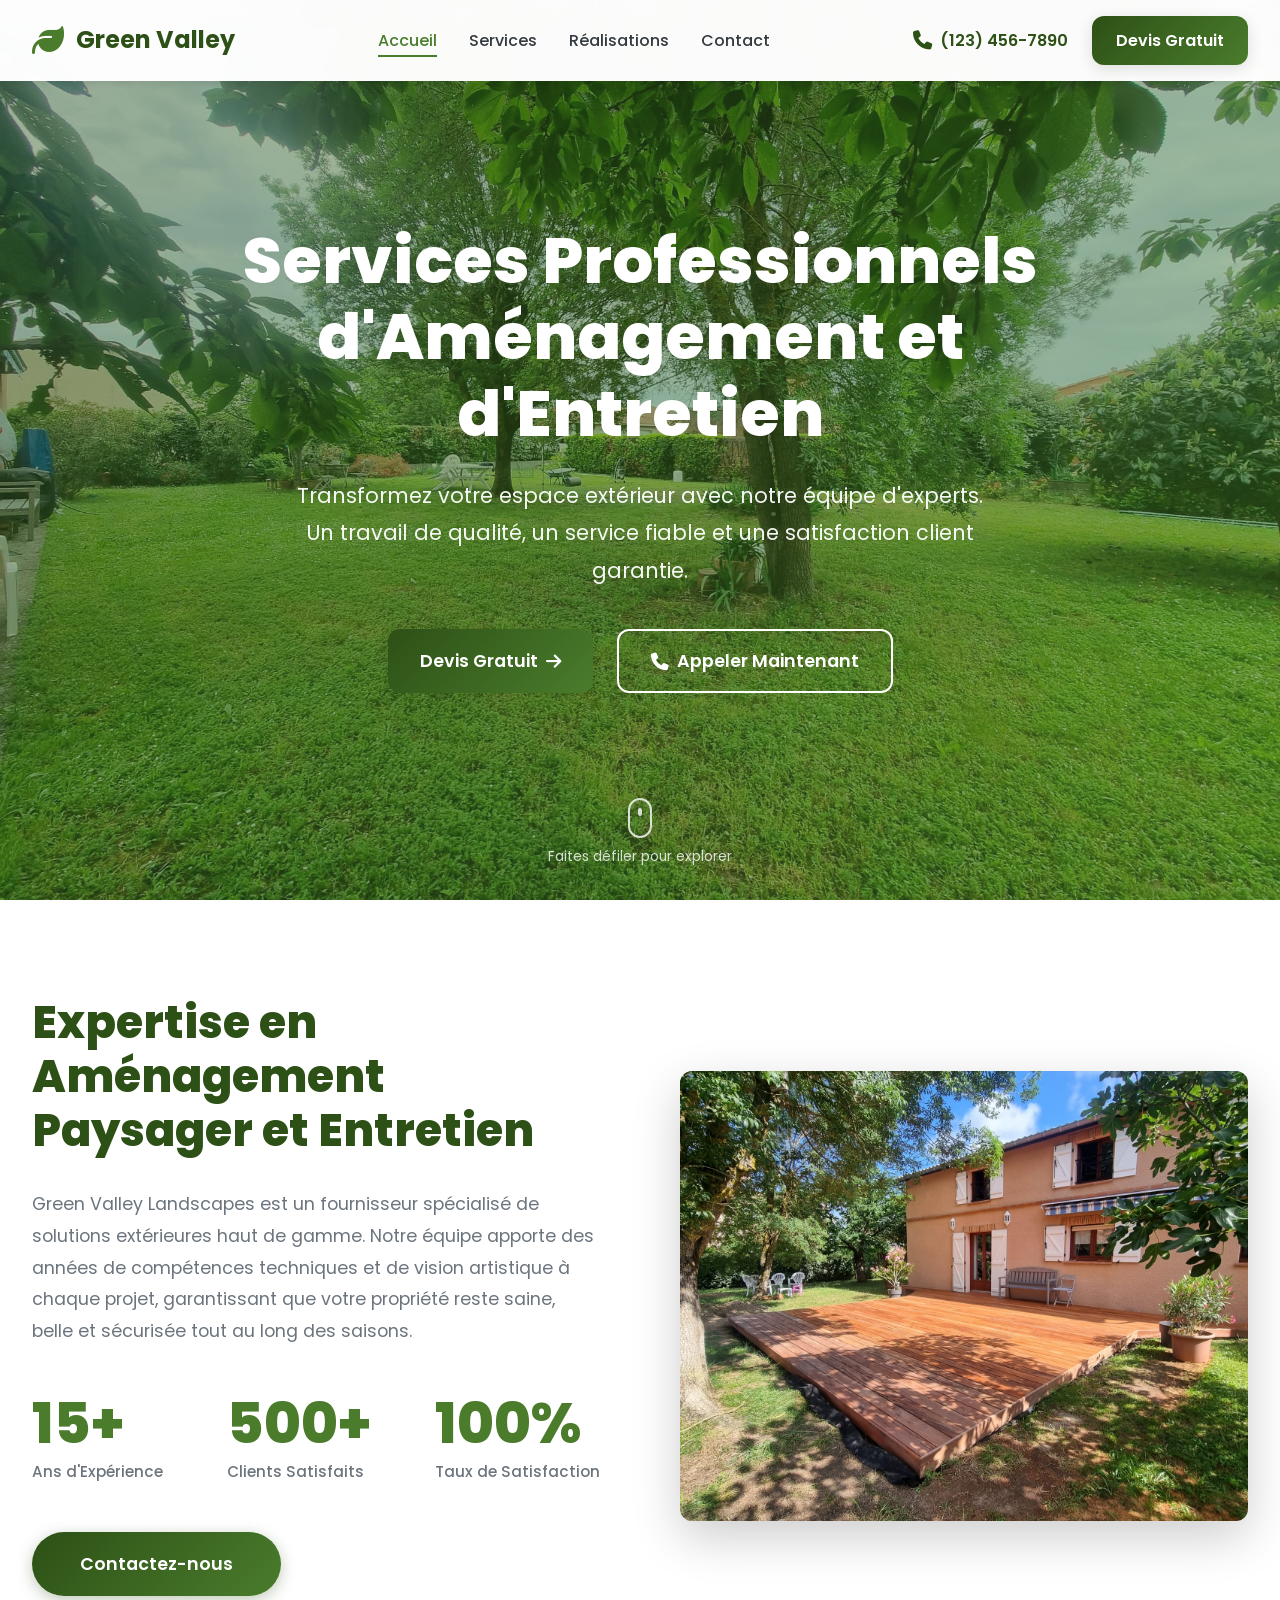
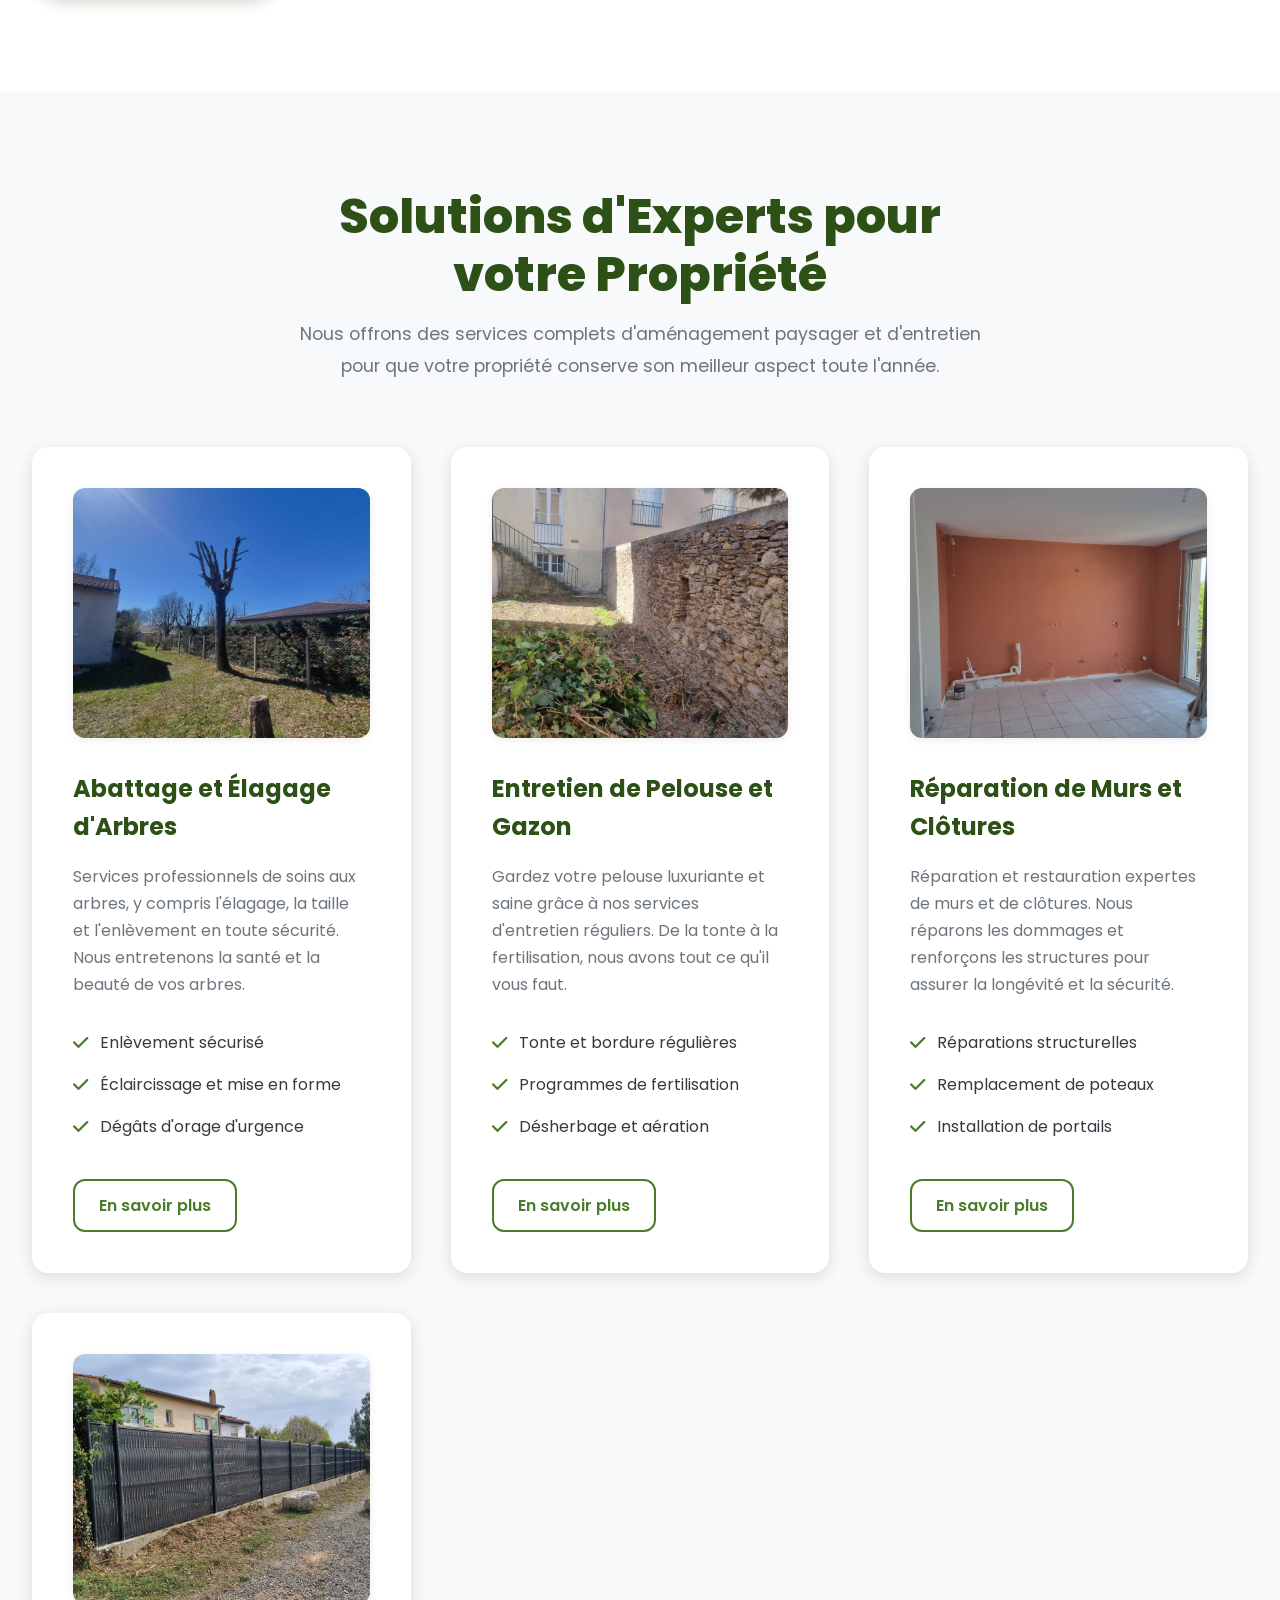
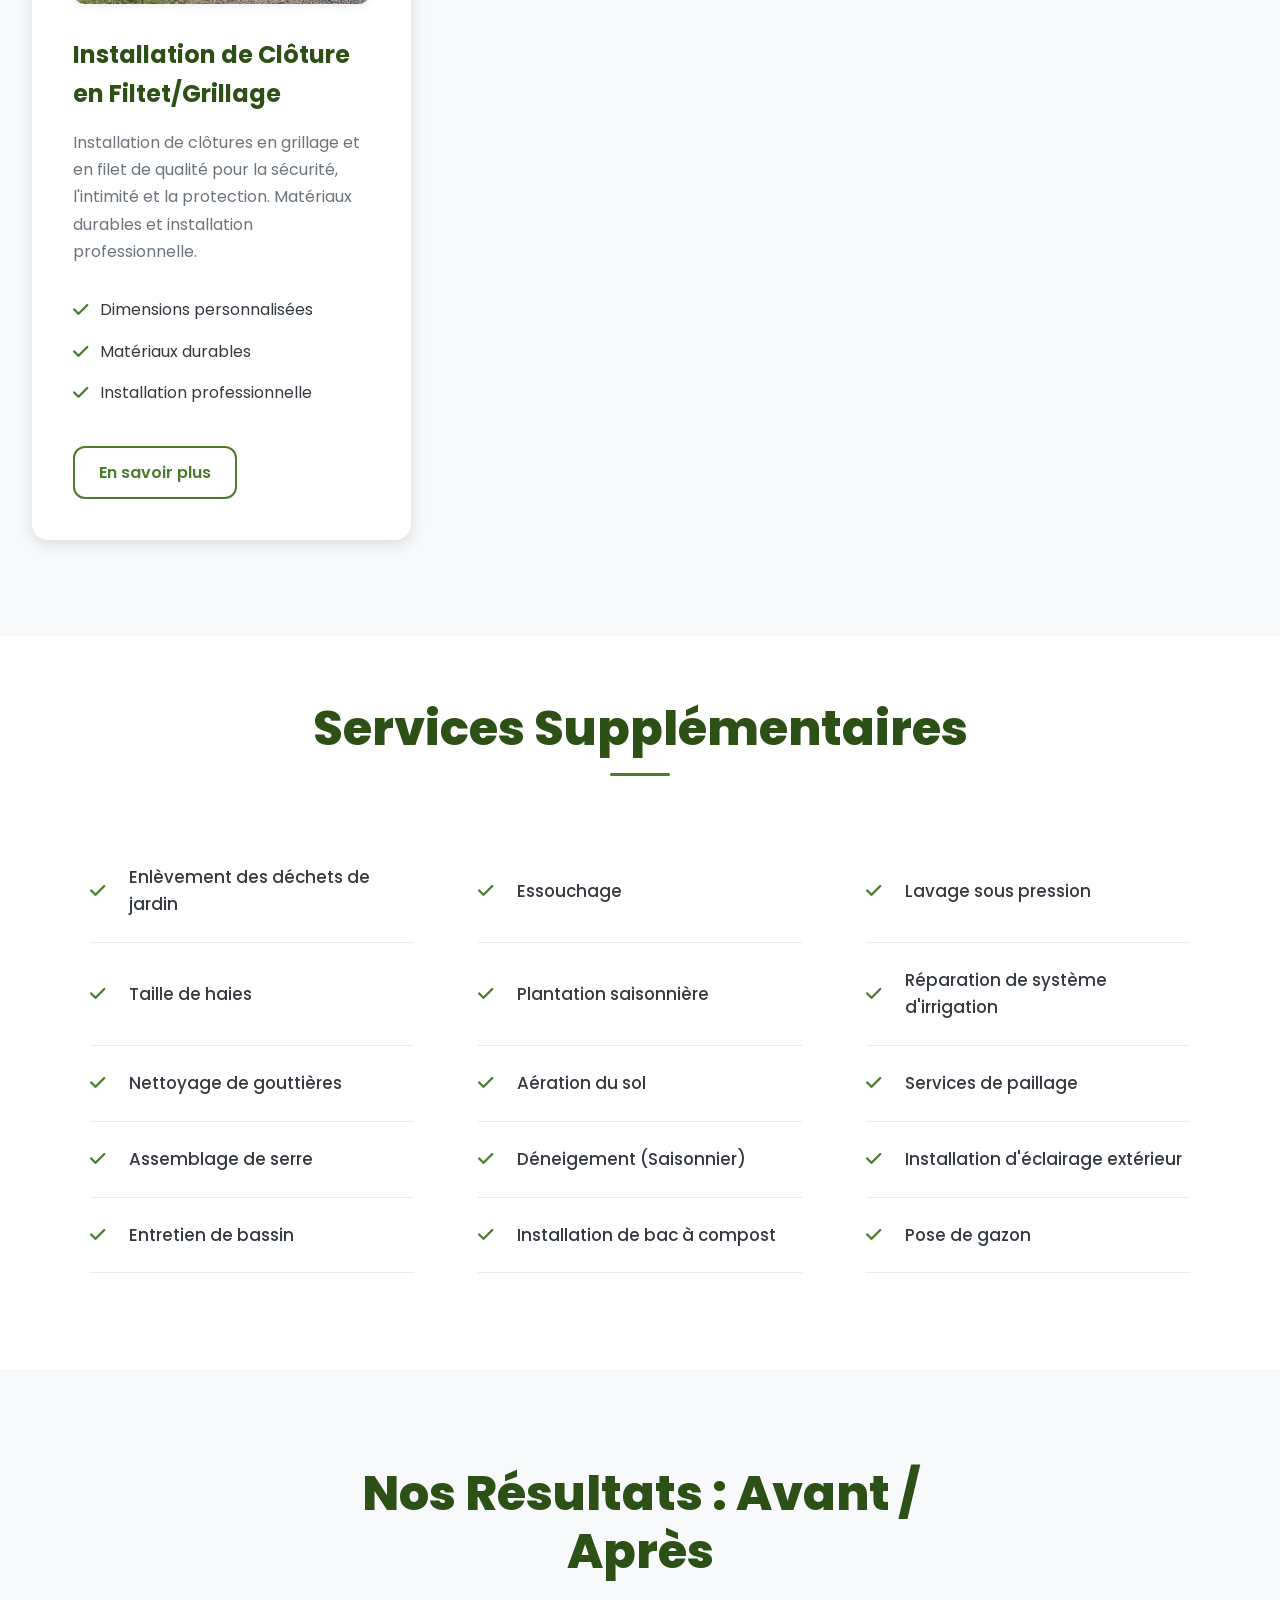
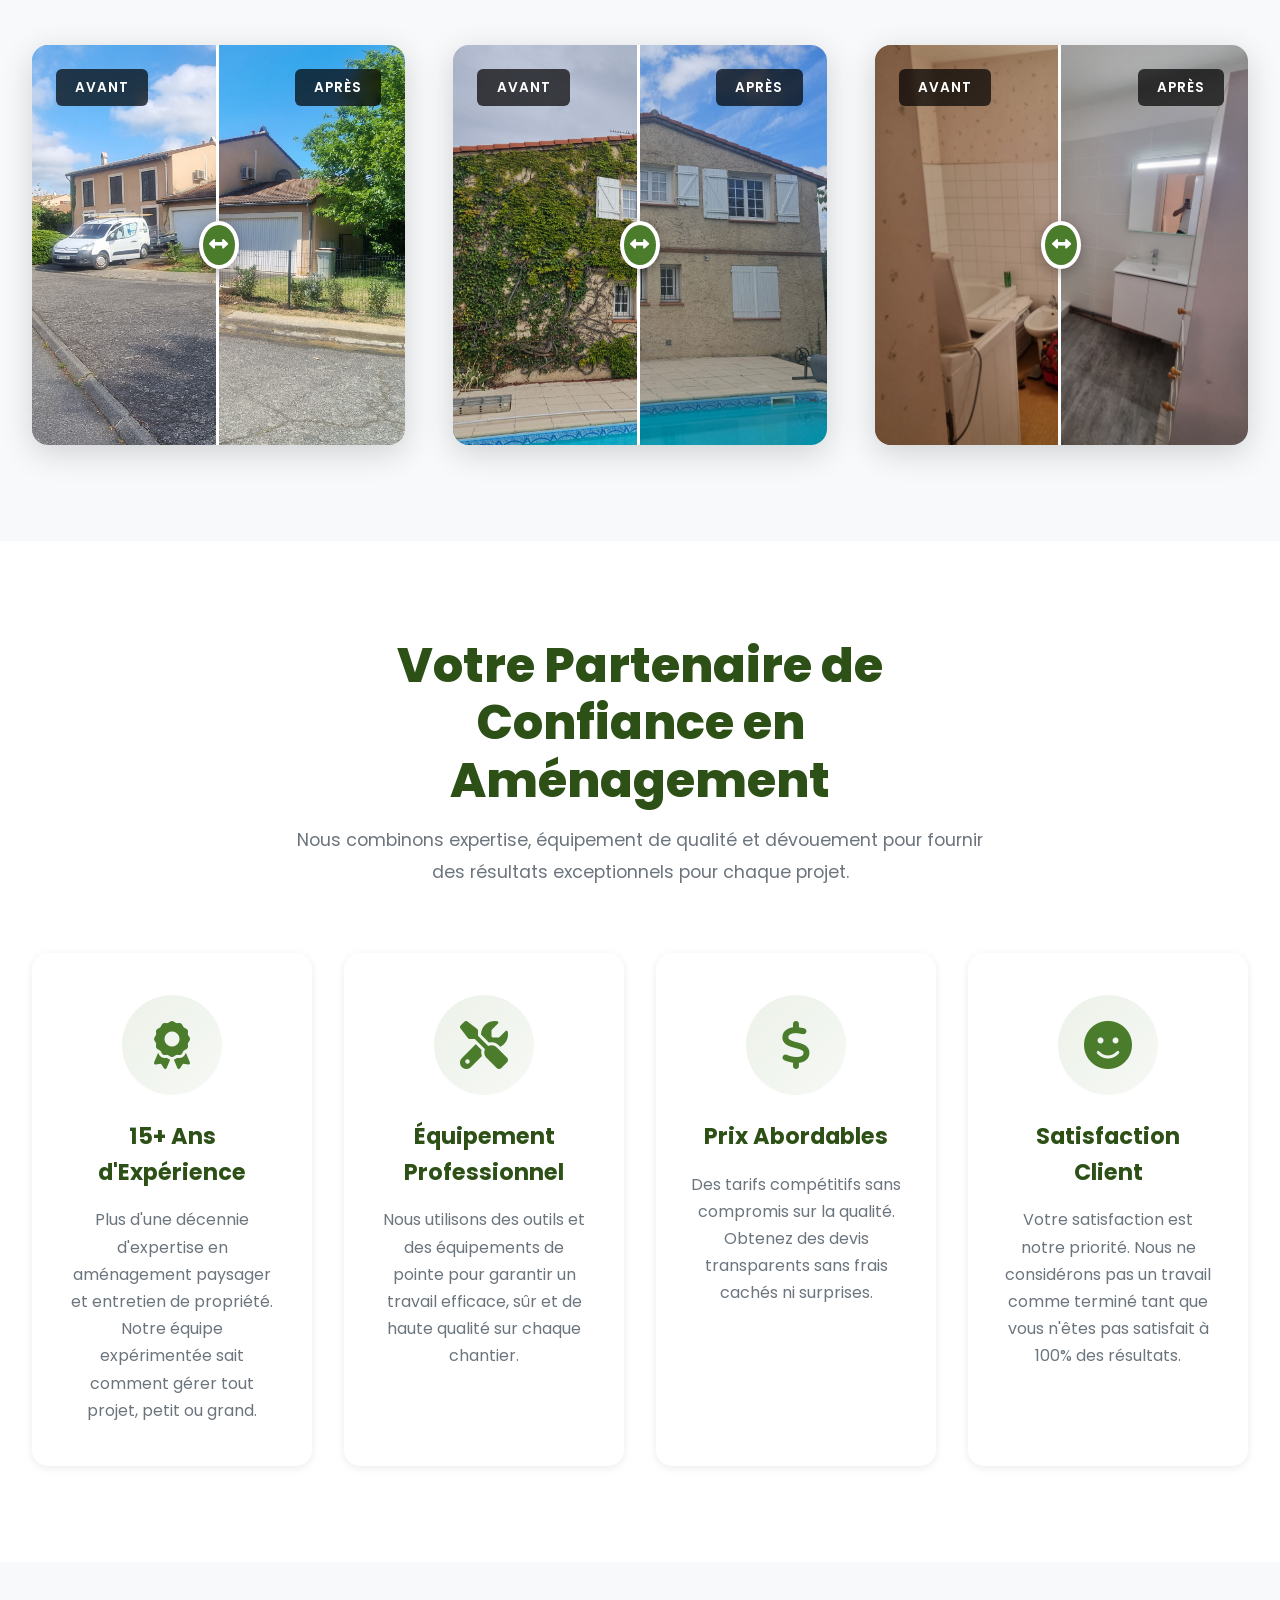
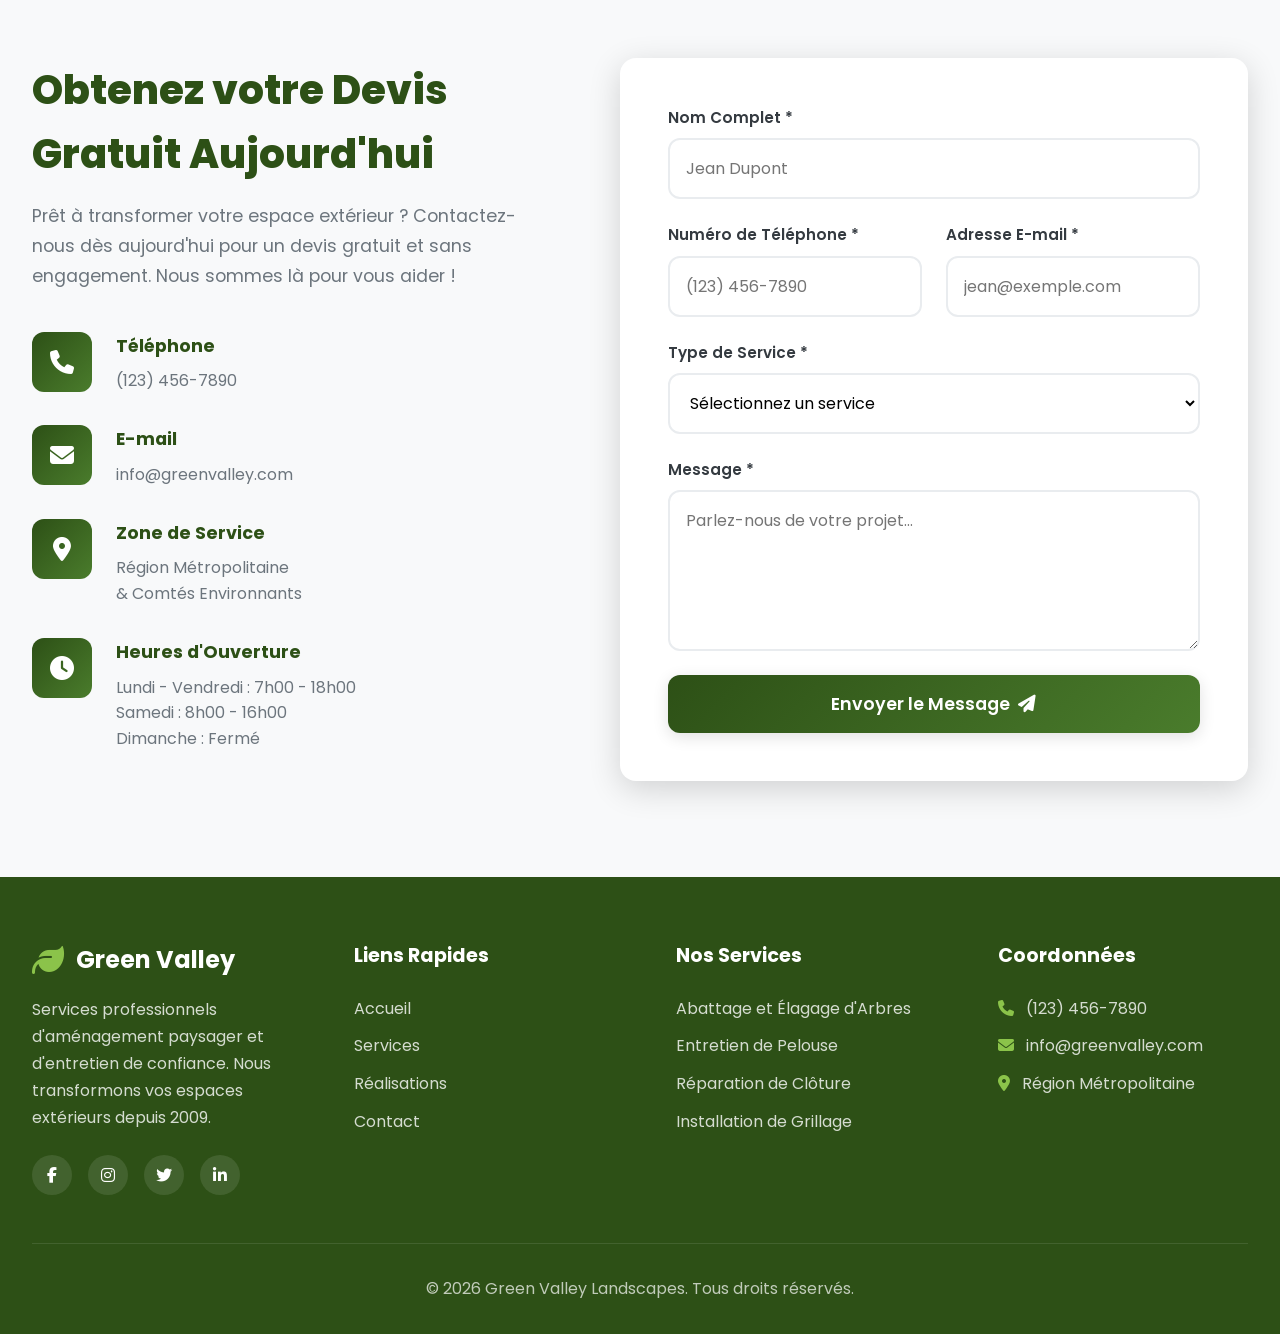
<file: index.html>
<!DOCTYPE html>
<html lang="fr">

<head>
    <meta charset="UTF-8">
    <meta name="viewport" content="width=device-width, initial-scale=1.0">
    <meta name="description"
        content="Services professionnels d'aménagement paysager et d'entretien de propriété incluant l'abattage d'arbres, l'entretien des pelouses, la réparation des clôtures et l'installation de grillages. Obtenez votre devis gratuit aujourd'hui !">
    <title>Services professionnels d'aménagement paysager et d'entretien | Green Valley Landscapes</title>

    <!-- Google Fonts -->
    <link rel="preconnect" href="https://fonts.googleapis.com">
    <link rel="preconnect" href="https://fonts.gstatic.com" crossorigin>
    <link href="https://fonts.googleapis.com/css2?family=Poppins:wght@300;400;500;600;700;800&display=swap"
        rel="stylesheet">

    <!-- Font Awesome for Icons -->
    <link rel="stylesheet" href="https://cdnjs.cloudflare.com/ajax/libs/font-awesome/6.5.1/css/all.min.css">

    <link rel="stylesheet" href="css/styles.css">
</head>

<body>
    <!-- Navigation -->
    <nav class="navbar" id="navbar">
        <div class="container nav-container">
            <div class="logo" onclick="window.location.href='index.html'">
                <i class="fas fa-leaf"></i>
                <span>Green Valley</span>
            </div>
            <ul class="nav-menu" id="navMenu">
                <li><a href="#home" class="nav-link active">Accueil</a></li>
                <li><a href="services.html" class="nav-link">Services</a></li>
                <li><a href="realisations.html" class="nav-link">Réalisations</a></li>
                <li><a href="contact.html" class="nav-link">Contact</a></li>
            </ul>
            <div class="nav-cta">
                <a href="tel:+1234567890" class="phone-link">
                    <i class="fas fa-phone"></i>
                    <span>(123) 456-7890</span>
                </a>
                <button class="btn btn-primary" onclick="scrollToContact()">Devis Gratuit</button>
            </div>
            <div class="hamburger" id="hamburger">
                <span></span>
                <span></span>
                <span></span>
            </div>
        </div>
    </nav>

    <!-- Hero Section -->
    <section class="hero" id="home">
        <div class="hero-overlay"></div>
        <div class="hero-background" id="heroBackground"></div>
        <div class="container hero-container">
            <div class="hero-content">
                <h1 class="hero-title">
                    <span class="title-line">Services Professionnels</span>
                    <span class="title-line">d'Aménagement et d'Entretien</span>
                </h1>
                <p class="hero-subtitle">
                    Transformez votre espace extérieur avec notre équipe d'experts. Un travail de qualité,
                    un service fiable et une satisfaction client garantie.
                </p>
                <div class="hero-cta">
                    <button class="btn btn-primary btn-large" onclick="scrollToContact()">
                        <span>Devis Gratuit</span>
                        <i class="fas fa-arrow-right"></i>
                    </button>
                    <a href="tel:+1234567890" class="btn btn-secondary btn-large">
                        <i class="fas fa-phone"></i>
                        <span>Appeler Maintenant</span>
                    </a>
                </div>
            </div>
        </div>
        <div class="scroll-indicator">
            <div class="mouse"></div>
            <span>Faites défiler pour explorer</span>
        </div>
    </section>

    <!-- Expertise Section -->
    <section class="expertise" id="about">
        <div class="container expertise-container">
            <div class="expertise-content">
                <h2 class="expertise-title">Expertise en Aménagement Paysager et Entretien</h2>
                <p class="expertise-description">
                    Green Valley Landscapes est un fournisseur spécialisé de solutions extérieures haut de gamme.
                    Notre équipe apporte des années de compétences techniques et de vision artistique à chaque projet,
                    garantissant que votre propriété reste saine, belle et sécurisée tout au long des saisons.
                </p>
                <div class="expertise-stats">
                    <div class="exp-stat-item">
                        <div class="exp-stat-number">15+</div>
                        <div class="exp-stat-label">Ans d'Expérience</div>
                    </div>
                    <div class="exp-stat-item">
                        <div class="exp-stat-number">500+</div>
                        <div class="exp-stat-label">Clients Satisfaits</div>
                    </div>
                    <div class="exp-stat-item">
                        <div class="exp-stat-number">100%</div>
                        <div class="exp-stat-label">Taux de Satisfaction</div>
                    </div>
                </div>
                <div class="expertise-cta">
                    <button class="btn btn-accent" onclick="scrollToContact()">Contactez-nous</button>
                </div>
            </div>
            <div class="expertise-image-wrapper">
                <img src="images/2nd section.jpg" alt="Notre équipe au travail" class="expertise-image">
            </div>
        </div>
    </section>

    <!-- Services Section -->
    <section class="services" id="services">
        <div class="container">
            <div class="section-header">
                <h2 class="section-title">Solutions d'Experts pour votre Propriété</h2>
                <p class="section-description">
                    Nous offrons des services complets d'aménagement paysager et d'entretien pour que votre propriété
                    conserve son meilleur aspect toute l'année.
                </p>
            </div>
            <div class="services-grid">
                <div class="service-card">
                    <div class="service-image-wrapper">
                        <img src="images/1.jpg" alt="Abattage d'arbres" class="service-card-image">
                    </div>
                    <h3 class="service-title">Abattage et Élagage d'Arbres</h3>
                    <p class="service-description">
                        Services professionnels de soins aux arbres, y compris l'élagage, la taille et l'enlèvement en
                        toute sécurité.
                        Nous entretenons la santé et la beauté de vos arbres.
                    </p>
                    <ul class="service-features">
                        <li><i class="fas fa-check"></i> Enlèvement sécurisé</li>
                        <li><i class="fas fa-check"></i> Éclaircissage et mise en forme</li>
                        <li><i class="fas fa-check"></i> Dégâts d'orage d'urgence</li>
                    </ul>
                    <button class="btn btn-outline" onclick="scrollToContact()">En savoir plus</button>
                </div>

                <div class="service-card">
                    <div class="service-image-wrapper">
                        <img src="images/2.jpg" alt="Entretien de pelouse" class="service-card-image">
                    </div>
                    <h3 class="service-title">Entretien de Pelouse et Gazon</h3>
                    <p class="service-description">
                        Gardez votre pelouse luxuriante et saine grâce à nos services d'entretien réguliers.
                        De la tonte à la fertilisation, nous avons tout ce qu'il vous faut.
                    </p>
                    <ul class="service-features">
                        <li><i class="fas fa-check"></i> Tonte et bordure régulières</li>
                        <li><i class="fas fa-check"></i> Programmes de fertilisation</li>
                        <li><i class="fas fa-check"></i> Désherbage et aération</li>
                    </ul>
                    <button class="btn btn-outline" onclick="scrollToContact()">En savoir plus</button>
                </div>

                <div class="service-card">
                    <div class="service-image-wrapper">
                        <img src="images/3.jpg" alt="Réparation de clôture" class="service-card-image">
                    </div>
                    <h3 class="service-title">Réparation de Murs et Clôtures</h3>
                    <p class="service-description">
                        Réparation et restauration expertes de murs et de clôtures. Nous réparons les dommages et
                        renforçons les structures pour assurer la longévité et la sécurité.
                    </p>
                    <ul class="service-features">
                        <li><i class="fas fa-check"></i> Réparations structurelles</li>
                        <li><i class="fas fa-check"></i> Remplacement de poteaux</li>
                        <li><i class="fas fa-check"></i> Installation de portails</li>
                    </ul>
                    <button class="btn btn-outline" onclick="scrollToContact()">En savoir plus</button>
                </div>

                <div class="service-card">
                    <div class="service-image-wrapper">
                        <img src="images/4.jpg" alt="Installation de grillage" class="service-card-image">
                    </div>
                    <h3 class="service-title">Installation de Clôture en Filtet/Grillage</h3>
                    <p class="service-description">
                        Installation de clôtures en grillage et en filet de qualité pour la sécurité, l'intimité et
                        la protection. Matériaux durables et installation professionnelle.
                    </p>
                    <ul class="service-features">
                        <li><i class="fas fa-check"></i> Dimensions personnalisées</li>
                        <li><i class="fas fa-check"></i> Matériaux durables</li>
                        <li><i class="fas fa-check"></i> Installation professionnelle</li>
                    </ul>
                    <button class="btn btn-outline" onclick="scrollToContact()">En savoir plus</button>
                </div>
            </div>
        </div>
    </section>

    <!-- Additional Services Section -->
    <section class="additional-services">
        <div class="container">
            <div class="section-header">
                <h2 class="section-title">Services Supplémentaires</h2>
                <div class="title-underline"></div>
            </div>
            <div class="other-services-grid">
                <div class="other-service-item">
                    <i class="fas fa-check"></i>
                    <span>Enlèvement des déchets de jardin</span>
                </div>
                <div class="other-service-item">
                    <i class="fas fa-check"></i>
                    <span>Essouchage</span>
                </div>
                <div class="other-service-item">
                    <i class="fas fa-check"></i>
                    <span>Lavage sous pression</span>
                </div>
                <div class="other-service-item">
                    <i class="fas fa-check"></i>
                    <span>Taille de haies</span>
                </div>
                <div class="other-service-item">
                    <i class="fas fa-check"></i>
                    <span>Plantation saisonnière</span>
                </div>
                <div class="other-service-item">
                    <i class="fas fa-check"></i>
                    <span>Réparation de système d'irrigation</span>
                </div>
                <div class="other-service-item">
                    <i class="fas fa-check"></i>
                    <span>Nettoyage de gouttières</span>
                </div>
                <div class="other-service-item">
                    <i class="fas fa-check"></i>
                    <span>Aération du sol</span>
                </div>
                <div class="other-service-item">
                    <i class="fas fa-check"></i>
                    <span>Services de paillage</span>
                </div>
                <div class="other-service-item">
                    <i class="fas fa-check"></i>
                    <span>Assemblage de serre</span>
                </div>
                <div class="other-service-item">
                    <i class="fas fa-check"></i>
                    <span>Déneigement (Saisonnier)</span>
                </div>
                <div class="other-service-item">
                    <i class="fas fa-check"></i>
                    <span>Installation d'éclairage extérieur</span>
                </div>
                <div class="other-service-item">
                    <i class="fas fa-check"></i>
                    <span>Entretien de bassin</span>
                </div>
                <div class="other-service-item">
                    <i class="fas fa-check"></i>
                    <span>Installation de bac à compost</span>
                </div>
                <div class="other-service-item">
                    <i class="fas fa-check"></i>
                    <span>Pose de gazon</span>
                </div>
            </div>
        </div>
    </section>

    <!-- Before / After Results Section -->
    <section class="before-after" id="results">
        <div class="container">
            <div class="section-header">
                <h2 class="section-title">Nos Résultats : Avant / Après</h2>
            </div>
            <div class="ba-grid">
                <!-- Result 1 -->
                <div class="ba-card">
                    <div class="ba-side ba-before">
                        <img src="images/before.jpg" alt="Avant élagage">
                        <span class="ba-label">Avant</span>
                    </div>
                    <div class="ba-divider">
                        <div class="ba-circle"></div>
                    </div>
                    <div class="ba-side ba-after">
                        <img src="images/after.jpg" alt="Après élagage">
                        <span class="ba-label">Après</span>
                    </div>
                </div>

                <!-- Result 2 -->
                <div class="ba-card">
                    <div class="ba-side ba-before">
                        <img src="images/b.jpg" alt="Avant réparation de clôture">
                        <span class="ba-label">Avant</span>
                    </div>
                    <div class="ba-divider">
                        <div class="ba-circle"></div>
                    </div>
                    <div class="ba-side ba-after">
                        <img src="images/a.jpg" alt="Après réparation de clôture">
                        <span class="ba-label">Après</span>
                    </div>
                </div>

                <!-- Result 3 -->
                <div class="ba-card">
                    <div class="ba-side ba-before">
                        <img src="images/bb.jpg" alt="Avant entretien de jardin">
                        <span class="ba-label">Avant</span>
                    </div>
                    <div class="ba-divider">
                        <div class="ba-circle"></div>
                    </div>
                    <div class="ba-side ba-after">
                        <img src="images/aa.jpg" alt="Après entretien de jardin">
                        <span class="ba-label">Après</span>
                    </div>
                </div>
            </div>
        </div>
    </section>

    <!-- Why Choose Us Section -->
    <section class="why-us" id="why-us">
        <div class="container">
            <div class="section-header">
                <h2 class="section-title">Votre Partenaire de Confiance en Aménagement</h2>
                <p class="section-description">
                    Nous combinons expertise, équipement de qualité et dévouement pour fournir des résultats
                    exceptionnels pour chaque projet.
                </p>
            </div>
            <div class="benefits-grid">
                <div class="benefit-card">
                    <div class="benefit-icon">
                        <i class="fas fa-award"></i>
                    </div>
                    <h3 class="benefit-title">15+ Ans d'Expérience</h3>
                    <p class="benefit-description">
                        Plus d'une décennie d'expertise en aménagement paysager et entretien de propriété.
                        Notre équipe expérimentée sait comment gérer tout projet, petit ou grand.
                    </p>
                </div>

                <div class="benefit-card">
                    <div class="benefit-icon">
                        <i class="fas fa-tools"></i>
                    </div>
                    <h3 class="benefit-title">Équipement Professionnel</h3>
                    <p class="benefit-description">
                        Nous utilisons des outils et des équipements de pointe pour garantir un travail efficace,
                        sûr et de haute qualité sur chaque chantier.
                    </p>
                </div>

                <div class="benefit-card">
                    <div class="benefit-icon">
                        <i class="fas fa-dollar-sign"></i>
                    </div>
                    <h3 class="benefit-title">Prix Abordables</h3>
                    <p class="benefit-description">
                        Des tarifs compétitifs sans compromis sur la qualité. Obtenez des devis
                        transparents sans frais cachés ni surprises.
                    </p>
                </div>

                <div class="benefit-card">
                    <div class="benefit-icon">
                        <i class="fas fa-smile"></i>
                    </div>
                    <h3 class="benefit-title">Satisfaction Client</h3>
                    <p class="benefit-description">
                        Votre satisfaction est notre priorité. Nous ne considérons pas un travail comme terminé
                        tant que vous n'êtes pas satisfait à 100% des résultats.
                    </p>
                </div>
            </div>
        </div>
    </section>


    <!-- Contact Section -->
    <section class="contact" id="contact">
        <div class="container">
            <div class="contact-wrapper">
                <div class="contact-info">
                    <h2 class="contact-title">Obtenez votre Devis Gratuit Aujourd'hui</h2>
                    <p class="contact-description">
                        Prêt à transformer votre espace extérieur ? Contactez-nous dès aujourd'hui pour un devis
                        gratuit et sans engagement. Nous sommes là pour vous aider !
                    </p>

                    <div class="contact-details">
                        <div class="contact-item">
                            <div class="contact-icon">
                                <i class="fas fa-phone"></i>
                            </div>
                            <div class="contact-text">
                                <h4>Téléphone</h4>
                                <a href="tel:+1234567890">(123) 456-7890</a>
                            </div>
                        </div>

                        <div class="contact-item">
                            <div class="contact-icon">
                                <i class="fas fa-envelope"></i>
                            </div>
                            <div class="contact-text">
                                <h4>E-mail</h4>
                                <a href="mailto:info@greenvalley.com">info@greenvalley.com</a>
                            </div>
                        </div>

                        <div class="contact-item">
                            <div class="contact-icon">
                                <i class="fas fa-map-marker-alt"></i>
                            </div>
                            <div class="contact-text">
                                <h4>Zone de Service</h4>
                                <p>Région Métropolitaine<br>& Comtés Environnants</p>
                            </div>
                        </div>

                        <div class="contact-item">
                            <div class="contact-icon">
                                <i class="fas fa-clock"></i>
                            </div>
                            <div class="contact-text">
                                <h4>Heures d'Ouverture</h4>
                                <p>Lundi - Vendredi : 7h00 - 18h00<br>
                                    Samedi : 8h00 - 16h00<br>
                                    Dimanche : Fermé</p>
                            </div>
                        </div>
                    </div>
                </div>

                <div class="contact-form-wrapper">
                    <form class="contact-form" id="contactForm">
                        <div class="form-group">
                            <label for="name">Nom Complet *</label>
                            <input type="text" id="name" name="name" required placeholder="Jean Dupont">
                        </div>

                        <div class="form-row">
                            <div class="form-group">
                                <label for="phone">Numéro de Téléphone *</label>
                                <input type="tel" id="phone" name="phone" required placeholder="(123) 456-7890">
                            </div>

                            <div class="form-group">
                                <label for="email">Adresse E-mail *</label>
                                <input type="email" id="email" name="email" required placeholder="jean@exemple.com">
                            </div>
                        </div>

                        <div class="form-group">
                            <label for="service">Type de Service *</label>
                            <select id="service" name="service" required>
                                <option value="">Sélectionnez un service</option>
                                <option value="tree">Abattage et Élagage d'Arbres</option>
                                <option value="lawn">Entretien de Pelouse et Gazon</option>
                                <option value="fence">Réparation de Murs et Clôtures</option>
                                <option value="mesh">Installation de Clôture en Filtet/Grillage</option>
                                <option value="other">Autre</option>
                            </select>
                        </div>

                        <div class="form-group">
                            <label for="message">Message *</label>
                            <textarea id="message" name="message" rows="5" required
                                placeholder="Parlez-nous de votre projet..."></textarea>
                        </div>

                        <button type="submit" class="btn btn-primary btn-large btn-full">
                            <span>Envoyer le Message</span>
                            <i class="fas fa-paper-plane"></i>
                        </button>
                    </form>
                </div>
            </div>
        </div>
    </section>

    <!-- Footer -->
    <footer class="footer">
        <div class="container">
            <div class="footer-content">
                <div class="footer-section">
                    <div class="footer-logo">
                        <i class="fas fa-leaf"></i>
                        <span>Green Valley</span>
                    </div>
                    <p class="footer-description">
                        Services professionnels d'aménagement paysager et d'entretien
                        de confiance. Nous transformons vos espaces extérieurs depuis 2009.
                    </p>
                    <div class="social-links">
                        <a href="#" aria-label="Facebook"><i class="fab fa-facebook-f"></i></a>
                        <a href="#" aria-label="Instagram"><i class="fab fa-instagram"></i></a>
                        <a href="#" aria-label="Twitter"><i class="fab fa-twitter"></i></a>
                        <a href="#" aria-label="LinkedIn"><i class="fab fa-linkedin-in"></i></a>
                    </div>
                </div>

                <div class="footer-section">
                    <h4 class="footer-title">Liens Rapides</h4>
                    <ul class="footer-links">
                        <li><a href="#home">Accueil</a></li>
                        <li><a href="services.html">Services</a></li>
                        <li><a href="realisations.html">Réalisations</a></li>
                        <li><a href="contact.html">Contact</a></li>
                    </ul>
                </div>

                <div class="footer-section">
                    <h4 class="footer-title">Nos Services</h4>
                    <ul class="footer-links">
                        <li><a href="#services">Abattage et Élagage d'Arbres</a></li>
                        <li><a href="#services">Entretien de Pelouse</a></li>
                        <li><a href="#services">Réparation de Clôture</a></li>
                        <li><a href="#services">Installation de Grillage</a></li>
                    </ul>
                </div>

                <div class="footer-section">
                    <h4 class="footer-title">Coordonnées</h4>
                    <ul class="footer-contact">
                        <li>
                            <i class="fas fa-phone"></i>
                            <a href="tel:+1234567890">(123) 456-7890</a>
                        </li>
                        <li>
                            <i class="fas fa-envelope"></i>
                            <a href="mailto:info@greenvalley.com">info@greenvalley.com</a>
                        </li>
                        <li>
                            <i class="fas fa-map-marker-alt"></i>
                            <span>Région Métropolitaine</span>
                        </li>
                    </ul>
                </div>
            </div>

            <div class="footer-bottom">
                <p>&copy; 2026 Green Valley Landscapes. Tous droits réservés.</p>

            </div>
        </div>
    </footer>

    <script src="js/script.js"></script>
</body>

</html>
</file>
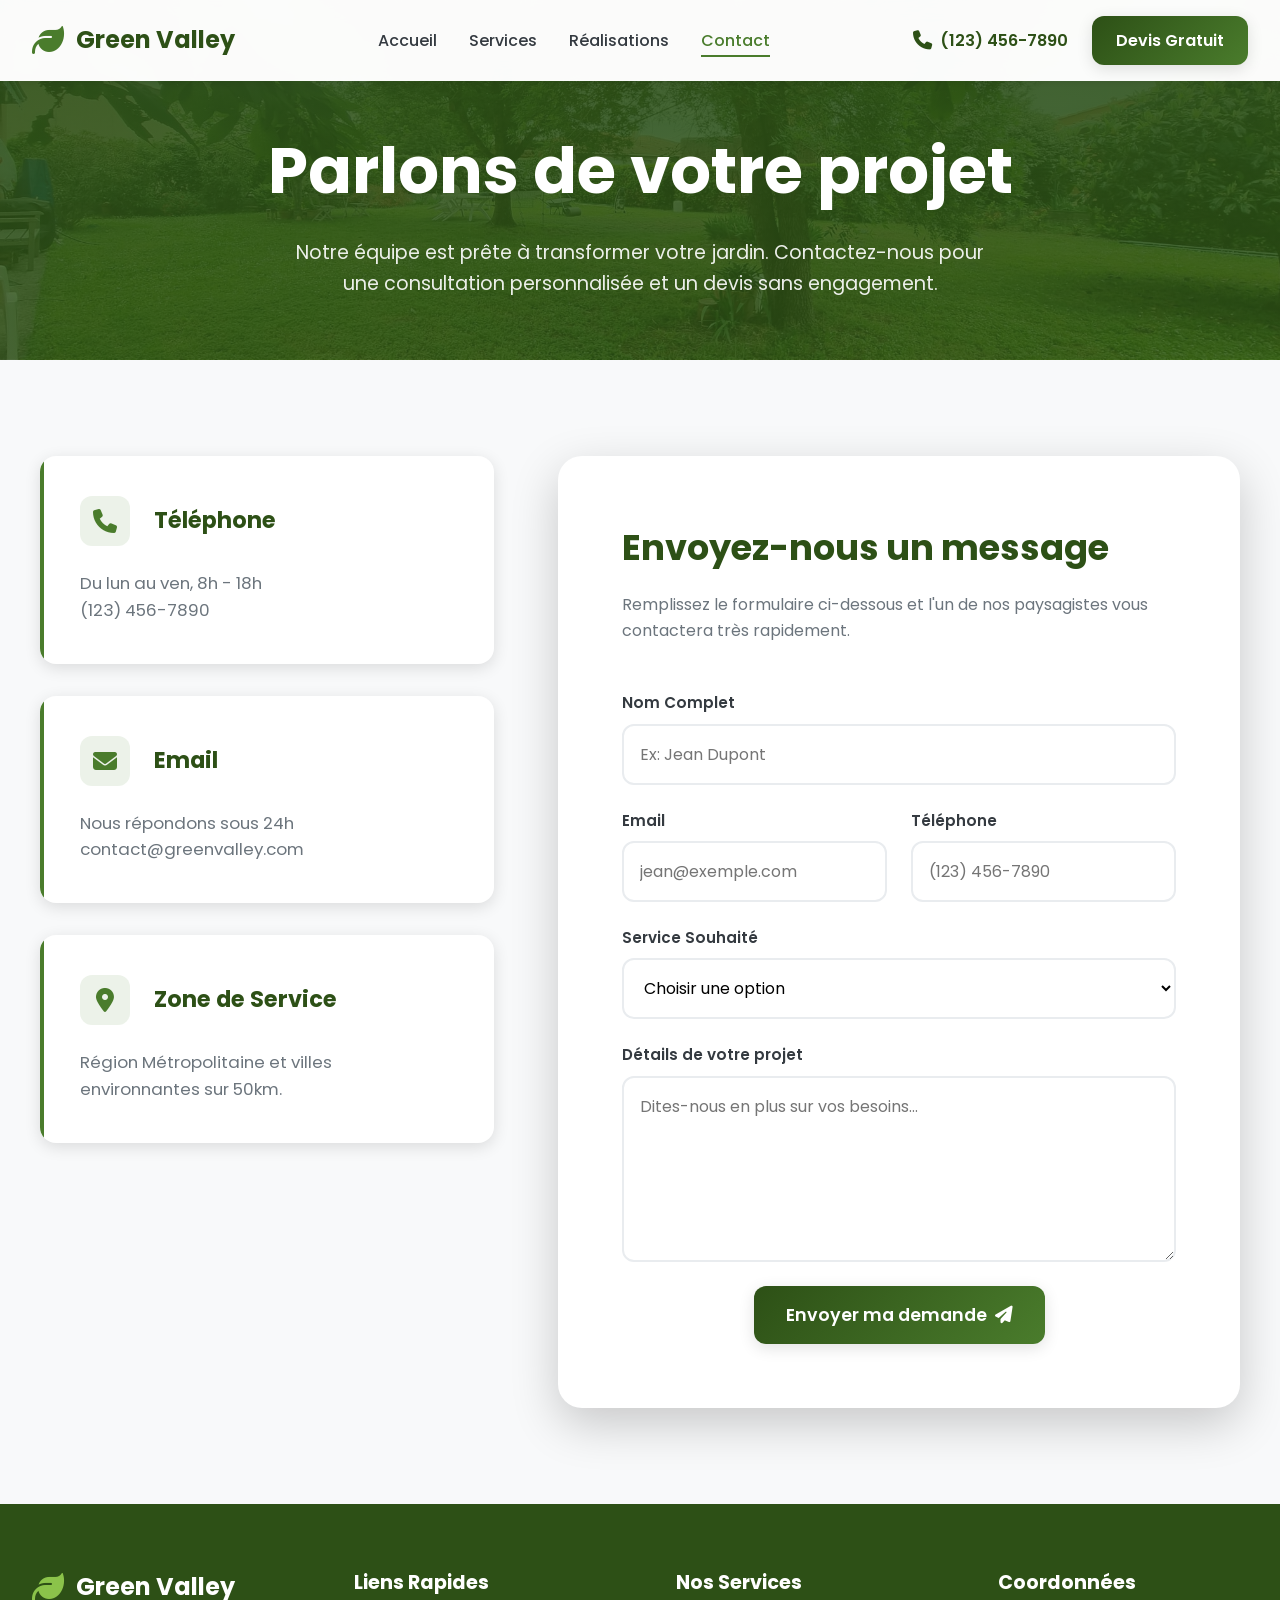
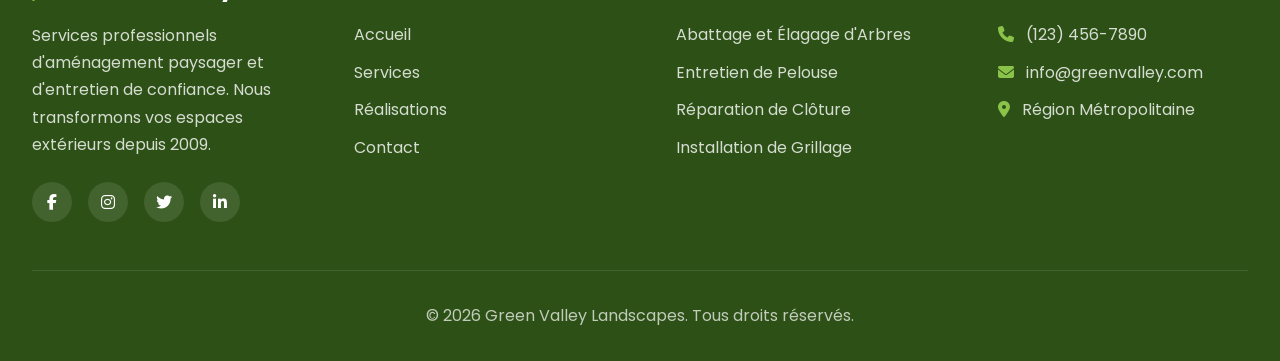
<file: contact.html>
<!DOCTYPE html>
<html lang="fr">

<head>
    <meta charset="UTF-8">
    <meta name="viewport" content="width=device-width, initial-scale=1.0">
    <meta name="description"
        content="Contactez Green Valley Landscapes pour vos projets d'aménagement paysager. Devis gratuit et conseils d'experts.">
    <title>Contactez-nous | Green Valley Landscapes</title>

    <!-- Google Fonts -->
    <link rel="preconnect" href="https://fonts.googleapis.com">
    <link rel="preconnect" href="https://fonts.gstatic.com" crossorigin>
    <link href="https://fonts.googleapis.com/css2?family=Poppins:wght@300;400;500;600;700;800&display=swap"
        rel="stylesheet">

    <!-- Font Awesome for Icons -->
    <link rel="stylesheet" href="https://cdnjs.cloudflare.com/ajax/libs/font-awesome/6.5.1/css/all.min.css">

    <link rel="stylesheet" href="css/styles.css">
    <link rel="stylesheet" href="css/contact.css">
</head>

<body>
    <!-- Navigation -->
    <nav class="navbar" id="navbar">
        <div class="container nav-container">
            <div class="logo" onclick="window.location.href='index.html'">
                <i class="fas fa-leaf"></i>
                <span>Green Valley</span>
            </div>
            <ul class="nav-menu" id="navMenu">
                <li><a href="index.html#home" class="nav-link">Accueil</a></li>
                <li><a href="services.html" class="nav-link">Services</a></li>
                <li><a href="realisations.html" class="nav-link">Réalisations</a></li>
                <li><a href="#contact-hero" class="nav-link active">Contact</a></li>
            </ul>
            <div class="nav-cta">
                <a href="tel:+1234567890" class="phone-link">
                    <i class="fas fa-phone"></i>
                    <span>(123) 456-7890</span>
                </a>
                <button class="btn btn-primary" onclick="scrollToContact()">Devis Gratuit</button>
            </div>
            <div class="hamburger" id="hamburger">
                <span></span>
                <span></span>
                <span></span>
            </div>
        </div>
    </nav>

    <!-- Page Hero -->
    <section class="contact-page-hero" id="contact-hero">
        <div class="container">
            <h1>Parlons de votre projet</h1>
            <p>Notre équipe est prête à transformer votre jardin. Contactez-nous pour une consultation personnalisée et
                un devis sans engagement.</p>
        </div>
    </section>

    <!-- Main Contact Section -->
    <main class="contact-main">
        <div class="container">
            <div class="contact-grid">
                <!-- Info Side -->
                <div class="contact-info-side">
                    <div class="contact-info-cards">
                        <div class="info-card">
                            <div class="info-card-header">
                                <div class="info-card-icon">
                                    <i class="fas fa-phone"></i>
                                </div>
                                <h3>Téléphone</h3>
                            </div>
                            <p>Du lun au ven, 8h - 18h</p>
                            <a href="tel:+1234567890">(123) 456-7890</a>
                        </div>

                        <div class="info-card">
                            <div class="info-card-header">
                                <div class="info-card-icon">
                                    <i class="fas fa-envelope"></i>
                                </div>
                                <h3>Email</h3>
                            </div>
                            <p>Nous répondons sous 24h</p>
                            <a href="mailto:contact@greenvalley.com">contact@greenvalley.com</a>
                        </div>

                        <div class="info-card">
                            <div class="info-card-header">
                                <div class="info-card-icon">
                                    <i class="fas fa-location-dot"></i>
                                </div>
                                <h3>Zone de Service</h3>
                            </div>
                            <p>Région Métropolitaine et villes <br>environnantes sur 50km.</p>
                        </div>
                    </div>


                </div>

                <!-- Form Side -->
                <div class="contact-form-container">
                    <div class="form-header">
                        <h2>Envoyez-nous un message</h2>
                        <p>Remplissez le formulaire ci-dessous et l'un de nos paysagistes vous contactera très
                            rapidement.</p>
                    </div>

                    <form class="contact-form" id="contactForm">
                        <div class="form-group">
                            <label for="name">Nom Complet</label>
                            <input type="text" id="name" name="name" required placeholder="Ex: Jean Dupont">
                        </div>

                        <div class="form-row">
                            <div class="form-group">
                                <label for="email">Email</label>
                                <input type="email" id="email" name="email" required placeholder="jean@exemple.com">
                            </div>
                            <div class="form-group">
                                <label for="phone">Téléphone</label>
                                <input type="tel" id="phone" name="phone" required placeholder="(123) 456-7890">
                            </div>
                        </div>

                        <div class="form-group">
                            <label for="service">Service Souhaité</label>
                            <select id="service" name="service" required>
                                <option value="">Choisir une option</option>
                                <option value="tree">Abattage et Élagage</option>
                                <option value="lawn">Entretien de Pelouse</option>
                                <option value="fence">Réparation/Clôture</option>
                                <option value="design">Design de Jardin</option>
                                <option value="other">Autre demande</option>
                            </select>
                        </div>

                        <div class="form-group">
                            <label for="message">Détails de votre projet</label>
                            <textarea id="message" name="message" rows="6" required
                                placeholder="Dites-nous en plus sur vos besoins..."></textarea>
                        </div>

                        <button type="submit" class="btn btn-primary btn-large">
                            <span>Envoyer ma demande</span>
                            <i class="fas fa-paper-plane"></i>
                        </button>
                    </form>
                </div>
            </div>
        </div>
    </main>



    <!-- Footer -->
    <footer class="footer">
        <div class="container">
            <div class="footer-content">
                <div class="footer-section">
                    <div class="footer-logo">
                        <i class="fas fa-leaf"></i>
                        <span>Green Valley</span>
                    </div>
                    <p class="footer-description">
                        Services professionnels d'aménagement paysager et d'entretien
                        de confiance. Nous transformons vos espaces extérieurs depuis 2009.
                    </p>
                    <div class="social-links">
                        <a href="#" aria-label="Facebook"><i class="fab fa-facebook-f"></i></a>
                        <a href="#" aria-label="Instagram"><i class="fab fa-instagram"></i></a>
                        <a href="#" aria-label="Twitter"><i class="fab fa-twitter"></i></a>
                        <a href="#" aria-label="LinkedIn"><i class="fab fa-linkedin-in"></i></a>
                    </div>
                </div>

                <div class="footer-section">
                    <h4 class="footer-title">Liens Rapides</h4>
                    <ul class="footer-links">
                        <li><a href="index.html#home">Accueil</a></li>
                        <li><a href="services.html">Services</a></li>
                        <li><a href="index.html#results">Réalisations</a></li>
                        <li><a href="contact.html">Contact</a></li>
                    </ul>
                </div>

                <div class="footer-section">
                    <h4 class="footer-title">Nos Services</h4>
                    <ul class="footer-links">
                        <li><a href="services.html#services">Abattage et Élagage d'Arbres</a></li>
                        <li><a href="services.html#services">Entretien de Pelouse</a></li>
                        <li><a href="services.html#services">Réparation de Clôture</a></li>
                        <li><a href="services.html#services">Installation de Grillage</a></li>
                    </ul>
                </div>

                <div class="footer-section">
                    <h4 class="footer-title">Coordonnées</h4>
                    <ul class="footer-contact">
                        <li>
                            <i class="fas fa-phone"></i>
                            <a href="tel:+1234567890">(123) 456-7890</a>
                        </li>
                        <li>
                            <i class="fas fa-envelope"></i>
                            <a href="mailto:info@greenvalley.com">info@greenvalley.com</a>
                        </li>
                        <li>
                            <i class="fas fa-map-marker-alt"></i>
                            <span>Région Métropolitaine</span>
                        </li>
                    </ul>
                </div>
            </div>

            <div class="footer-bottom">
                <p>&copy; 2026 Green Valley Landscapes. Tous droits réservés.</p>

            </div>
        </div>
    </footer>

    <script src="js/script.js"></script>
</body>

</html>
</file>
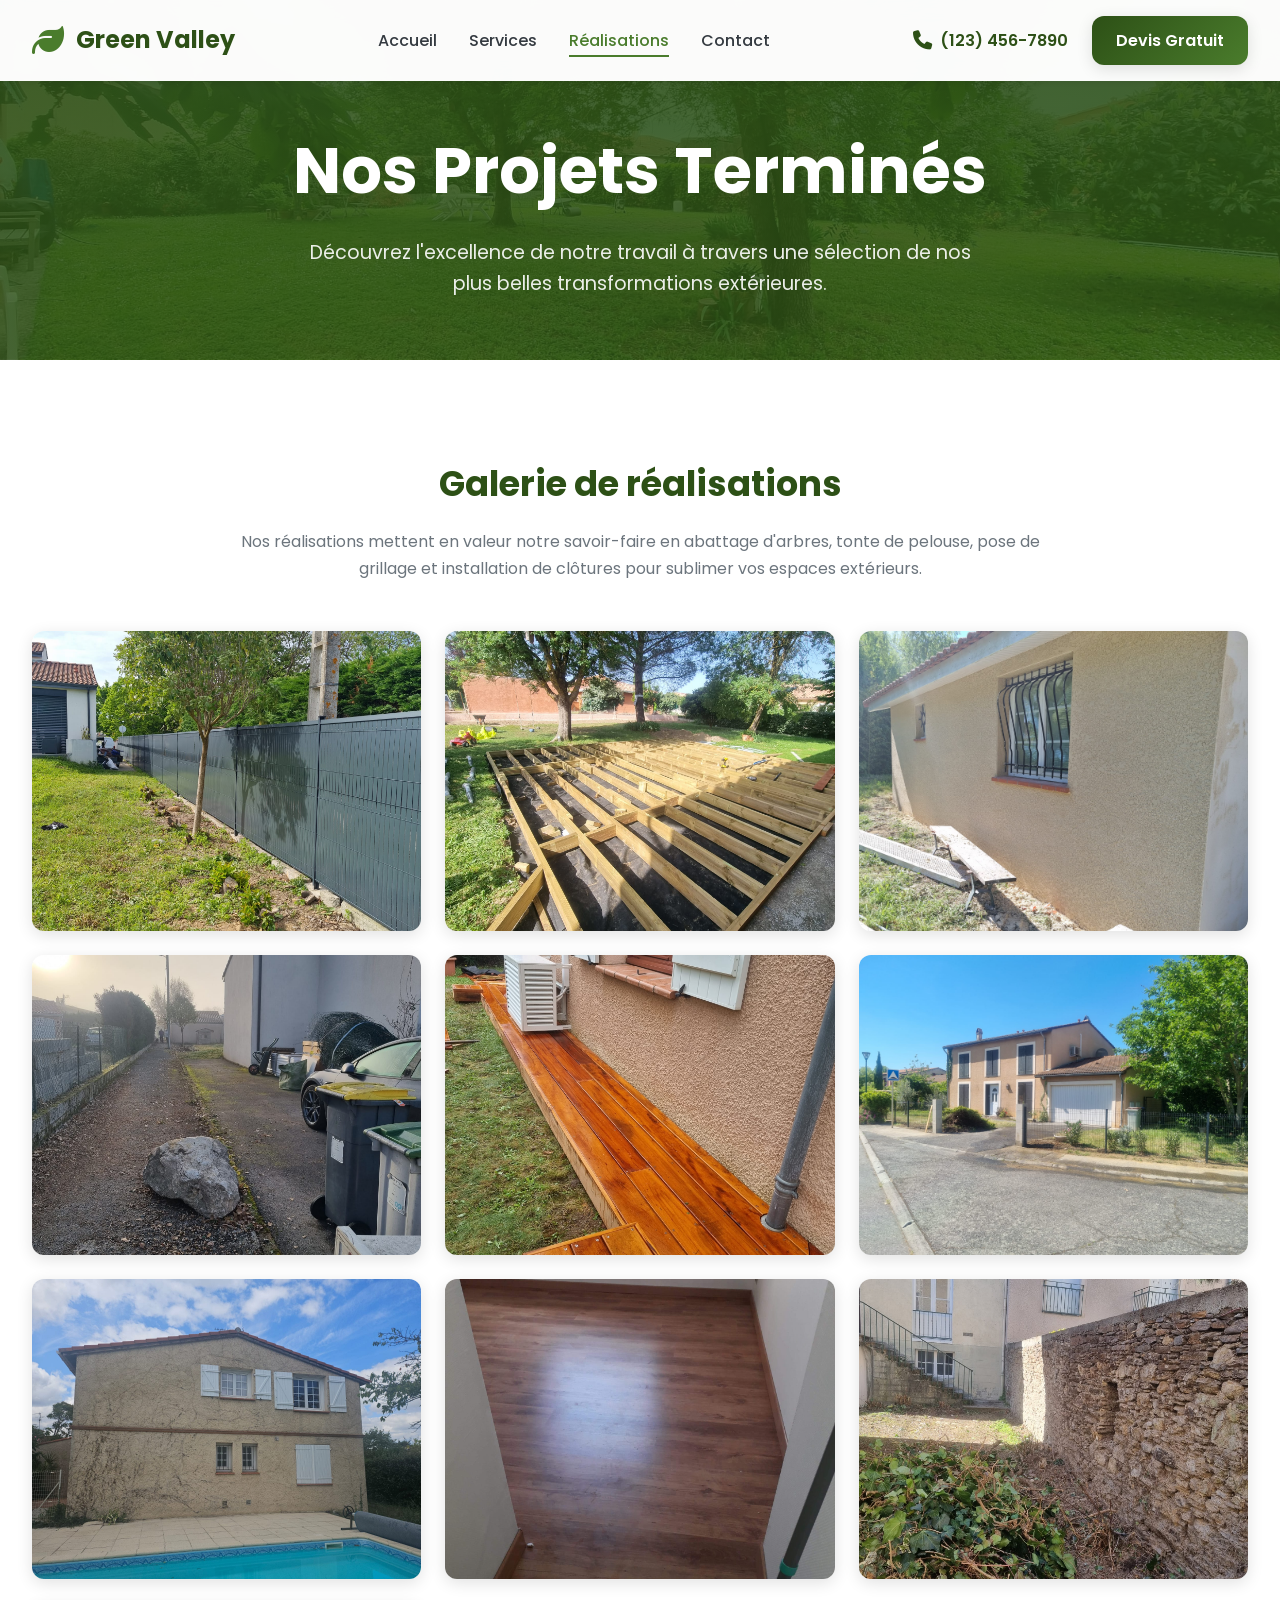
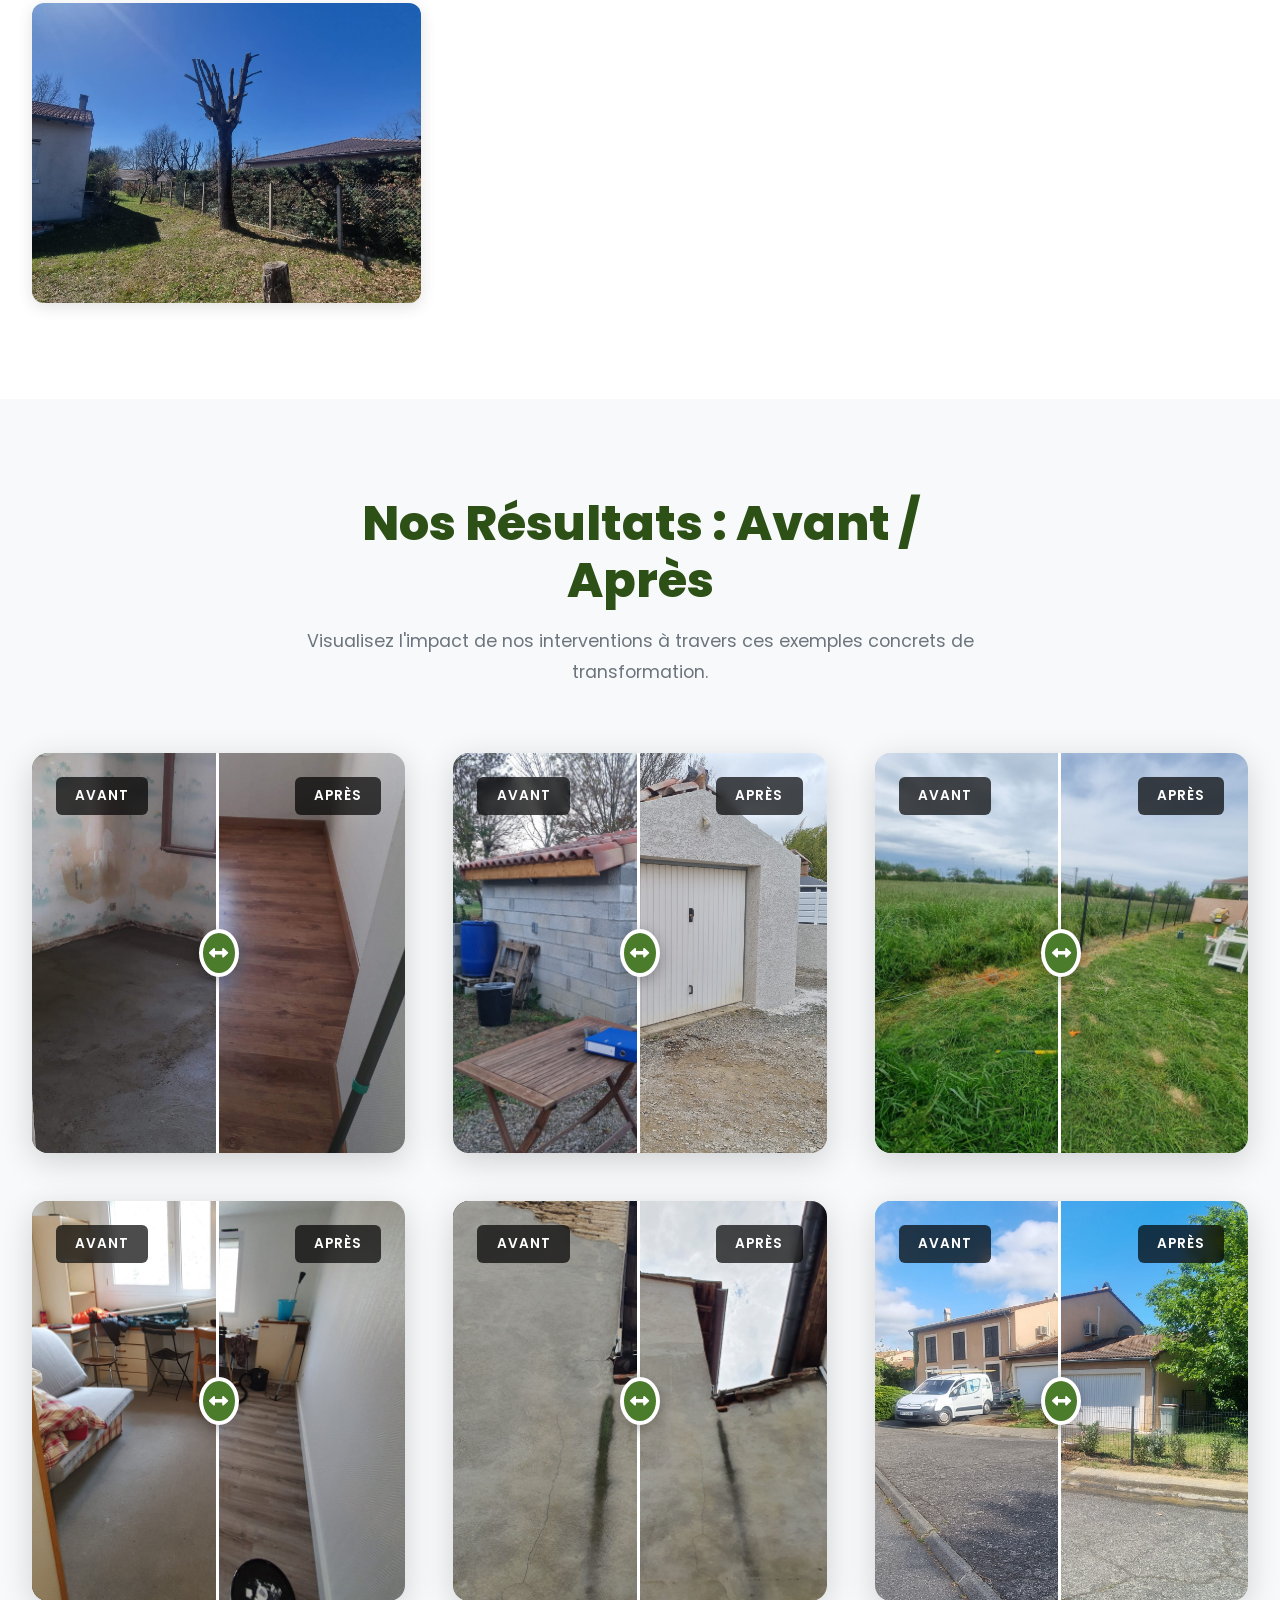
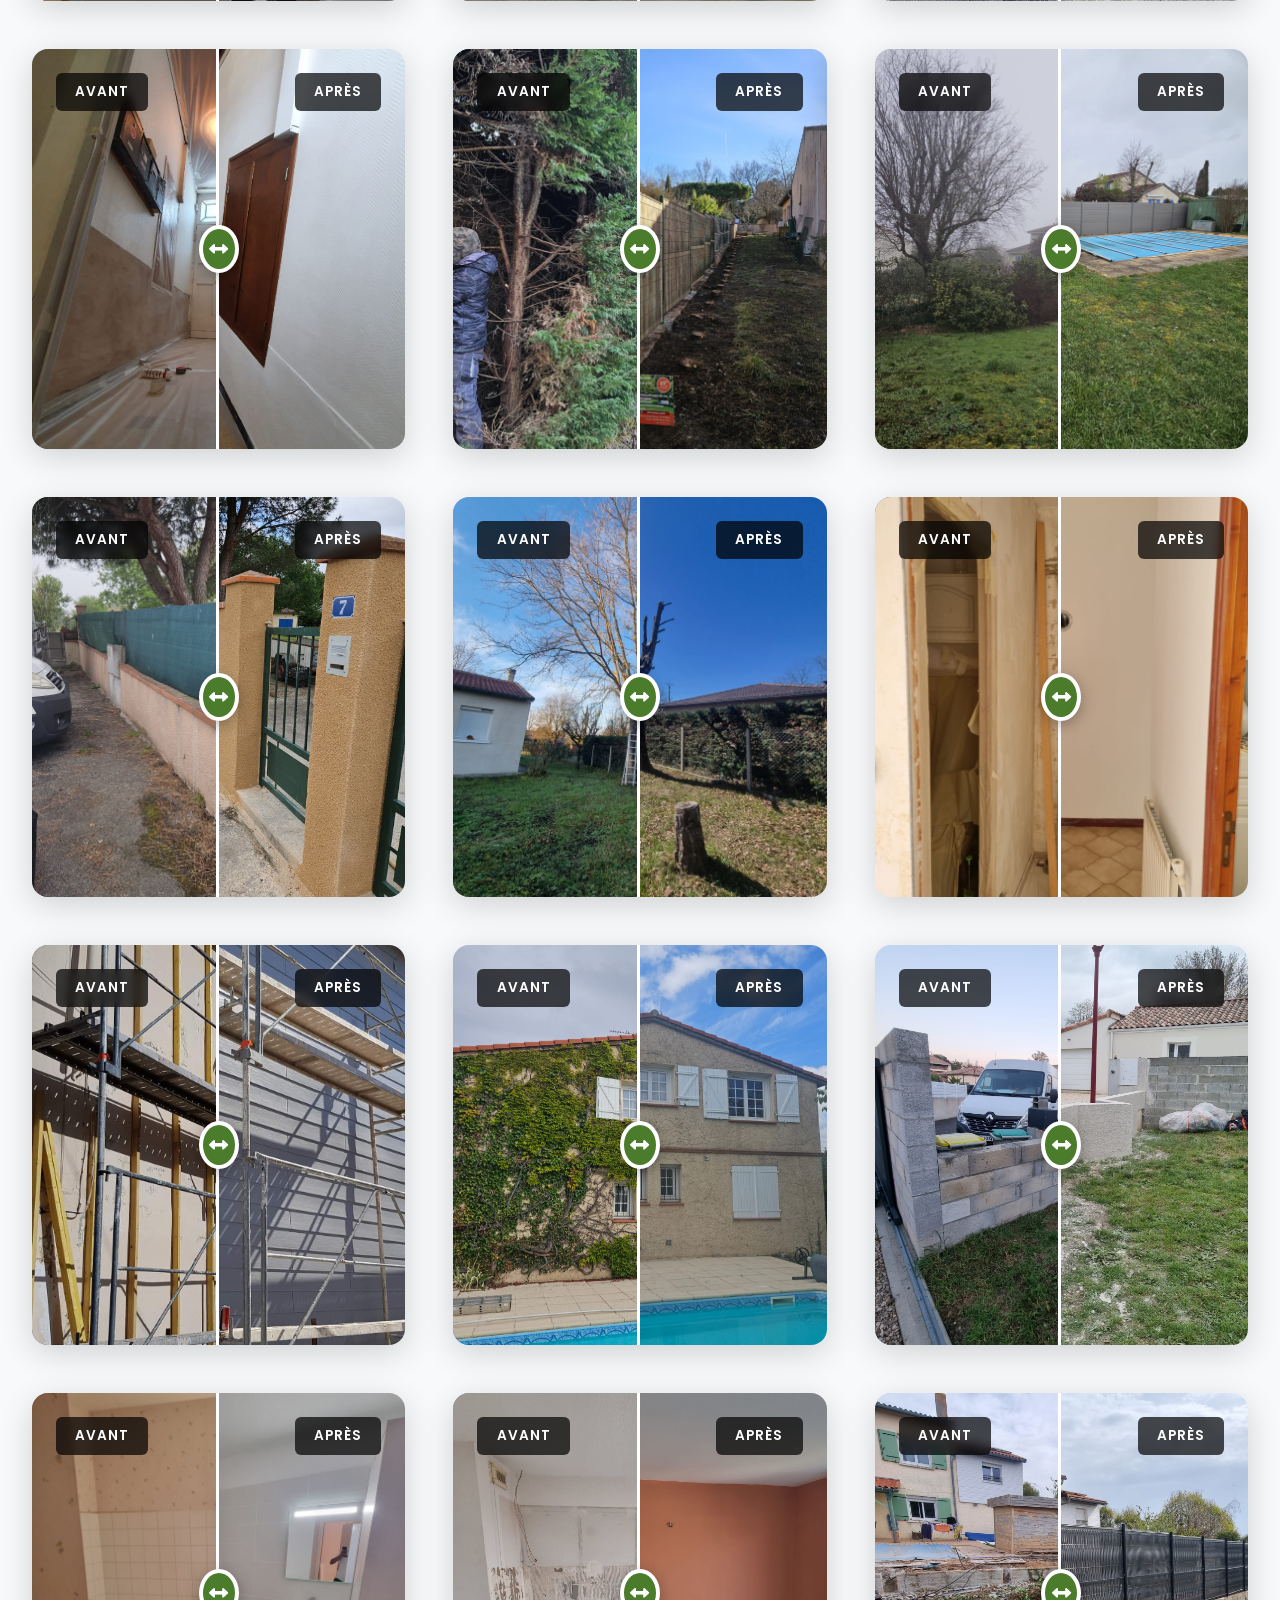
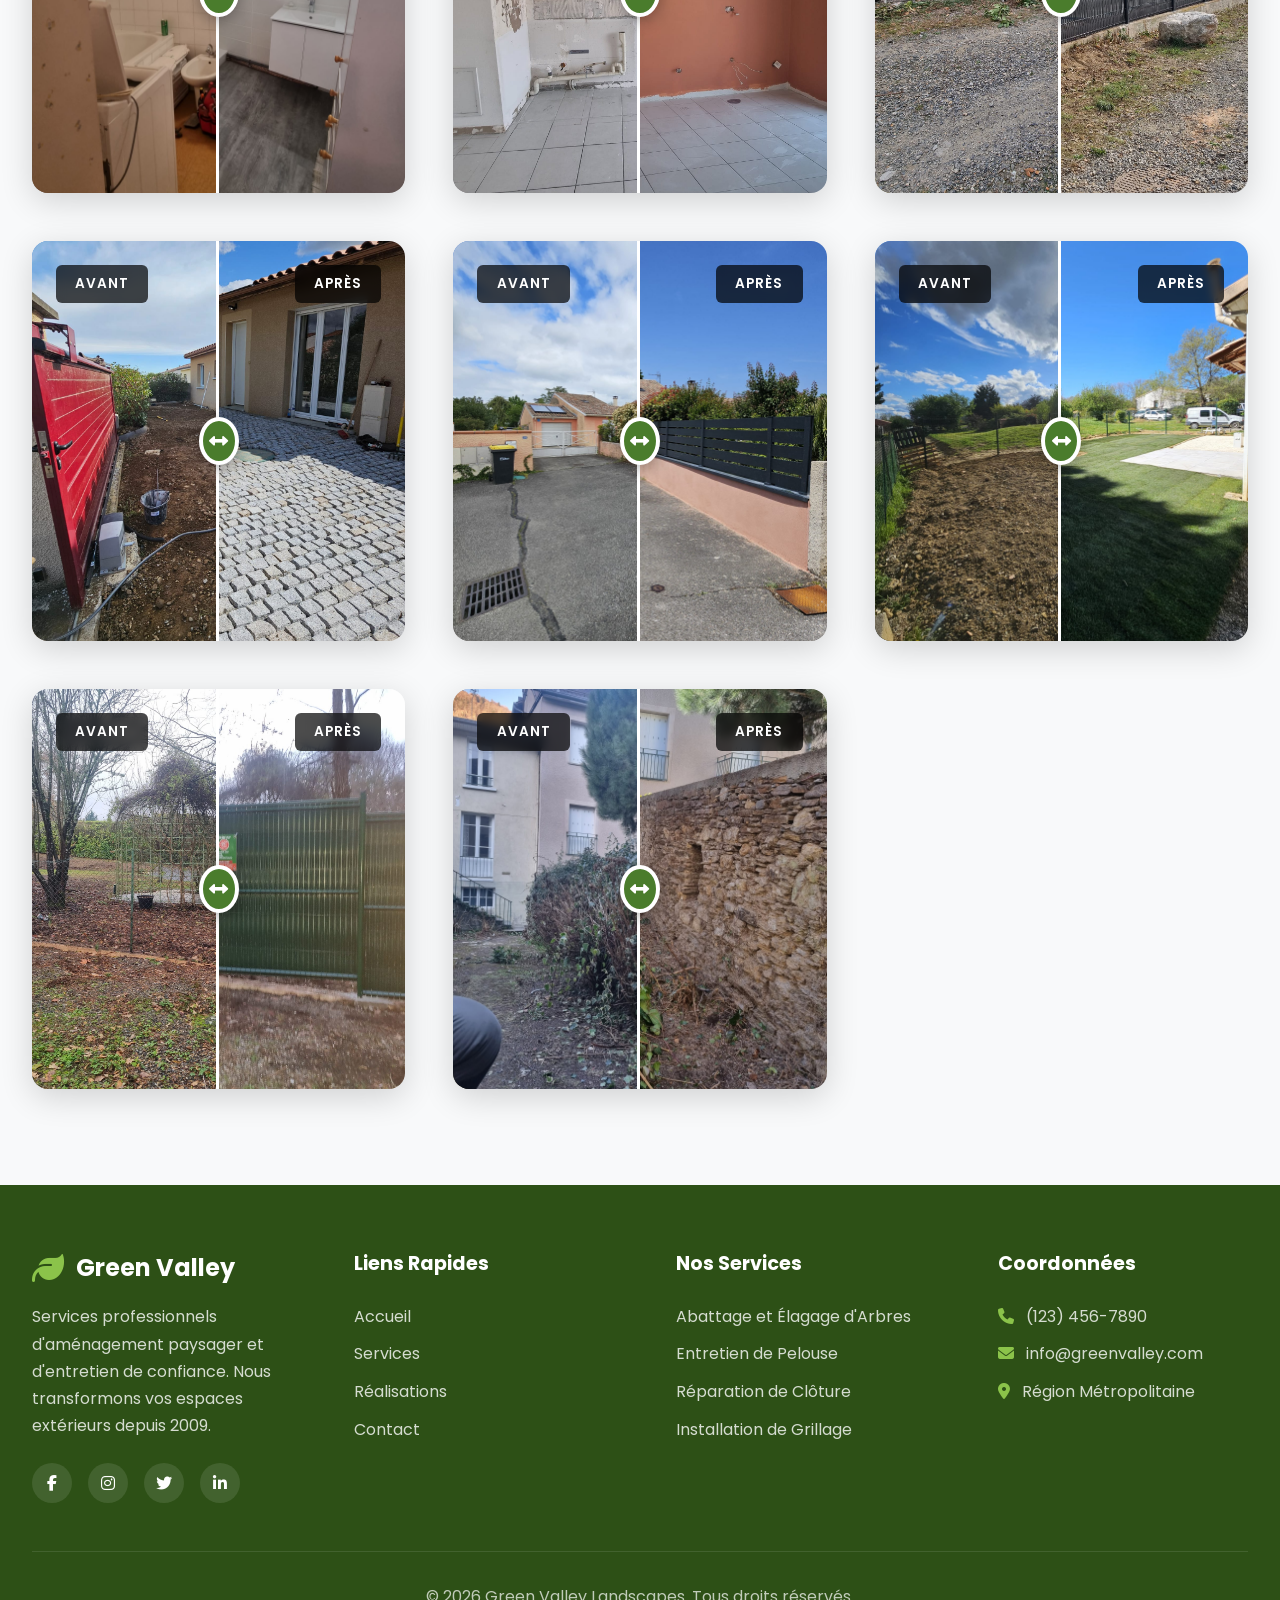
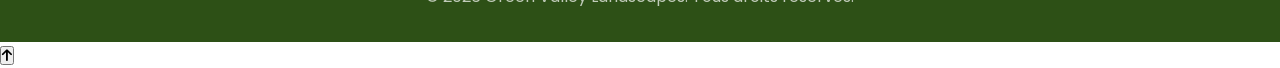
<file: realisations.html>
<!DOCTYPE html>
<html lang="fr">

<head>
    <meta charset="UTF-8">
    <meta name="viewport" content="width=device-width, initial-scale=1.0">
    <meta name="description"
        content="Découvrez nos réalisations en aménagement paysager, entretien de jardin et pose de clôtures. Qualité garantie par Green Valley Landscapes.">
    <title>Nos Réalisations | Green Valley Landscapes</title>

    <!-- Google Fonts -->
    <link rel="preconnect" href="https://fonts.googleapis.com">
    <link rel="preconnect" href="https://fonts.gstatic.com" crossorigin>
    <link href="https://fonts.googleapis.com/css2?family=Poppins:wght@300;400;500;600;700;800&display=swap"
        rel="stylesheet">

    <!-- Font Awesome for Icons -->
    <link rel="stylesheet" href="https://cdnjs.cloudflare.com/ajax/libs/font-awesome/6.5.1/css/all.min.css">

    <link rel="stylesheet" href="css/styles.css">
    <link rel="stylesheet" href="css/realisations.css">
</head>

<body>
    <!-- Navigation -->
    <nav class="navbar" id="navbar">
        <div class="container nav-container">
            <div class="logo" onclick="window.location.href='index.html'">
                <i class="fas fa-leaf"></i>
                <span>Green Valley</span>
            </div>
            <ul class="nav-menu" id="navMenu">
                <li><a href="index.html#home" class="nav-link">Accueil</a></li>
                <li><a href="services.html" class="nav-link">Services</a></li>
                <li><a href="realisations.html#re-hero" class="nav-link active">Réalisations</a></li>
                <li><a href="contact.html" class="nav-link">Contact</a></li>
            </ul>
            <div class="nav-cta">
                <a href="tel:+1234567890" class="phone-link">
                    <i class="fas fa-phone"></i>
                    <span>(123) 456-7890</span>
                </a>
                <button class="btn btn-primary" onclick="scrollToContact()">Devis Gratuit</button>
            </div>
            <div class="hamburger" id="hamburger">
                <span></span>
                <span></span>
                <span></span>
            </div>
        </div>
    </nav>

    <!-- Page Hero -->
    <section class="realisations-hero" id="re-hero">
        <div class="container">
            <h1>Nos Projets Terminés</h1>
            <p>Découvrez l'excellence de notre travail à travers une sélection de nos plus belles transformations
                extérieures.</p>
        </div>
    </section>

    <!-- Gallery Section -->
    <section class="gallery-section" id="gallery">
        <div class="container">
            <div class="gallery-header">
                <h2 class="gallery-title">Galerie de réalisations</h2>
                <p class="gallery-description">Nos réalisations mettent en valeur notre savoir-faire en abattage
                    d'arbres, tonte de pelouse, pose de grillage et installation de clôtures pour sublimer vos espaces
                    extérieurs.</p>
            </div>

            <div class="gallery-grid">
                <div class="gallery-item">
                    <img src="images/5.jpg" alt="Réalisation Green Valley - Projet 5">
                </div>
                <div class="gallery-item">
                    <img src="images/6.jpg" alt="Réalisation Green Valley - Projet 6">
                </div>
                <div class="gallery-item">
                    <img src="images/7.jpg" alt="Réalisation Green Valley - Projet 7">
                </div>
                <div class="gallery-item">
                    <img src="images/8.jpg" alt="Réalisation Green Valley - Projet 8">
                </div>
                <div class="gallery-item">
                    <img src="images/9.jpg" alt="Réalisation Green Valley - Projet 9">
                </div>
                <div class="gallery-item">
                    <img src="images/after.jpg" alt="Réalisation Green Valley - Après">
                </div>
                <div class="gallery-item">
                    <img src="images/a.jpg" alt="Réalisation Green Valley - Projet A">
                </div>
                <div class="gallery-item">
                    <img src="images/10.jpg" alt="Réalisation Green Valley - Projet 10">
                </div>
                <div class="gallery-item">
                    <img src="images/11.jpg" alt="Réalisation Green Valley - Projet 11">
                </div>
                <div class="gallery-item">
                    <img src="images/12.jpg" alt="Réalisation Green Valley - Projet 12">
                </div>
            </div>
        </div>
    </section>

    <!-- Before / After Results Section -->
    <section class="before-after" id="results">
        <div class="container">
            <div class="section-header">
                <h2 class="section-title">Nos Résultats : Avant / Après</h2>
                <p class="section-description">Visualisez l'impact de nos interventions à travers ces exemples concrets
                    de transformation.</p>
            </div>
            <div class="ba-grid">
                <!-- Result 1 -->
                <div class="ba-card">
                    <div class="ba-side ba-before">
                        <img src="images/1/before.jpg" alt="Avant">
                        <span class="ba-label">Avant</span>
                    </div>
                    <div class="ba-divider">
                        <div class="ba-circle"></div>
                    </div>
                    <div class="ba-side ba-after">
                        <img src="images/1/10.jpg" alt="Après">
                        <span class="ba-label">Après</span>
                    </div>
                </div>

                <!-- Result 2 (Folder 2 has non-standard names, using based on numeric order) -->
                <div class="ba-card">
                    <div class="ba-side ba-before">
                        <img src="images/2/aa_new_image1 (1).jpg" alt="Avant">
                        <span class="ba-label">Avant</span>
                    </div>
                    <div class="ba-divider">
                        <div class="ba-circle"></div>
                    </div>
                    <div class="ba-side ba-after">
                        <img src="images/2/aa_new_image2 (1).jpg" alt="Après">
                        <span class="ba-label">Après</span>
                    </div>
                </div>

                <!-- Result 3 -->
                <div class="ba-card">
                    <div class="ba-side ba-before">
                        <img src="images/3/before.jpg" alt="Avant">
                        <span class="ba-label">Avant</span>
                    </div>
                    <div class="ba-divider">
                        <div class="ba-circle"></div>
                    </div>
                    <div class="ba-side ba-after">
                        <img src="images/3/after.jpg" alt="Après">
                        <span class="ba-label">Après</span>
                    </div>
                </div>

                <!-- Result 4 -->
                <div class="ba-card">
                    <div class="ba-side ba-before">
                        <img src="images/4/before.jpg" alt="Avant">
                        <span class="ba-label">Avant</span>
                    </div>
                    <div class="ba-divider">
                        <div class="ba-circle"></div>
                    </div>
                    <div class="ba-side ba-after">
                        <img src="images/4/after.jpg" alt="Après">
                        <span class="ba-label">Après</span>
                    </div>
                </div>

                <!-- Result 5 -->
                <div class="ba-card">
                    <div class="ba-side ba-before">
                        <img src="images/5/before.jpg" alt="Avant">
                        <span class="ba-label">Avant</span>
                    </div>
                    <div class="ba-divider">
                        <div class="ba-circle"></div>
                    </div>
                    <div class="ba-side ba-after">
                        <img src="images/5/after.jpg" alt="Après">
                        <span class="ba-label">Après</span>
                    </div>
                </div>

                <!-- Result 6 -->
                <div class="ba-card">
                    <div class="ba-side ba-before">
                        <img src="images/6/before.jpg" alt="Avant">
                        <span class="ba-label">Avant</span>
                    </div>
                    <div class="ba-divider">
                        <div class="ba-circle"></div>
                    </div>
                    <div class="ba-side ba-after">
                        <img src="images/6/after.jpg" alt="Après">
                        <span class="ba-label">Après</span>
                    </div>
                </div>

                <!-- Result 8 -->
                <div class="ba-card">
                    <div class="ba-side ba-before">
                        <img src="images/8/before.jpg" alt="Avant">
                        <span class="ba-label">Avant</span>
                    </div>
                    <div class="ba-divider">
                        <div class="ba-circle"></div>
                    </div>
                    <div class="ba-side ba-after">
                        <img src="images/8/after.jpg" alt="Après">
                        <span class="ba-label">Après</span>
                    </div>
                </div>

                <!-- Result 12 -->
                <div class="ba-card">
                    <div class="ba-side ba-before">
                        <img src="images/12/b.jpg" alt="Avant">
                        <span class="ba-label">Avant</span>
                    </div>
                    <div class="ba-divider">
                        <div class="ba-circle"></div>
                    </div>
                    <div class="ba-side ba-after">
                        <img src="images/12/a.jpg" alt="Après">
                        <span class="ba-label">Après</span>
                    </div>
                </div>

                <!-- Result 13 -->
                <div class="ba-card">
                    <div class="ba-side ba-before">
                        <img src="images/13/b.jpg" alt="Avant">
                        <span class="ba-label">Avant</span>
                    </div>
                    <div class="ba-divider">
                        <div class="ba-circle"></div>
                    </div>
                    <div class="ba-side ba-after">
                        <img src="images/13/a.jpg" alt="Après">
                        <span class="ba-label">Après</span>
                    </div>
                </div>

                <!-- Result 14 -->
                <div class="ba-card">
                    <div class="ba-side ba-before">
                        <img src="images/14/b.jpg" alt="Avant">
                        <span class="ba-label">Avant</span>
                    </div>
                    <div class="ba-divider">
                        <div class="ba-circle"></div>
                    </div>
                    <div class="ba-side ba-after">
                        <img src="images/14/a.jpg" alt="Après">
                        <span class="ba-label">Après</span>
                    </div>
                </div>

                <!-- Result 15 -->
                <div class="ba-card">
                    <div class="ba-side ba-before">
                        <img src="images/15/b.jpg" alt="Avant">
                        <span class="ba-label">Avant</span>
                    </div>
                    <div class="ba-divider">
                        <div class="ba-circle"></div>
                    </div>
                    <div class="ba-side ba-after">
                        <img src="images/15/12.jpg" alt="Après">
                        <span class="ba-label">Après</span>
                    </div>
                </div>

                <!-- Result 17 -->
                <div class="ba-card">
                    <div class="ba-side ba-before">
                        <img src="images/17/b.jpg" alt="Avant">
                        <span class="ba-label">Avant</span>
                    </div>
                    <div class="ba-divider">
                        <div class="ba-circle"></div>
                    </div>
                    <div class="ba-side ba-after">
                        <img src="images/17/a.jpg" alt="Après">
                        <span class="ba-label">Après</span>
                    </div>
                </div>

                <!-- Result 18 -->
                <div class="ba-card">
                    <div class="ba-side ba-before">
                        <img src="images/18/b.jpg" alt="Avant">
                        <span class="ba-label">Avant</span>
                    </div>
                    <div class="ba-divider">
                        <div class="ba-circle"></div>
                    </div>
                    <div class="ba-side ba-after">
                        <img src="images/18/a.jpg" alt="Après">
                        <span class="ba-label">Après</span>
                    </div>
                </div>

                <!-- Result 19 -->
                <div class="ba-card">
                    <div class="ba-side ba-before">
                        <img src="images/19/b.jpg" alt="Avant">
                        <span class="ba-label">Avant</span>
                    </div>
                    <div class="ba-divider">
                        <div class="ba-circle"></div>
                    </div>
                    <div class="ba-side ba-after">
                        <img src="images/19/a.jpg" alt="Après">
                        <span class="ba-label">Après</span>
                    </div>
                </div>

                <!-- Result 20 -->
                <div class="ba-card">
                    <div class="ba-side ba-before">
                        <img src="images/20/b.jpg" alt="Avant">
                        <span class="ba-label">Avant</span>
                    </div>
                    <div class="ba-divider">
                        <div class="ba-circle"></div>
                    </div>
                    <div class="ba-side ba-after">
                        <img src="images/20/a.jpg" alt="Après">
                        <span class="ba-label">Après</span>
                    </div>
                </div>

                <!-- Result 22 -->
                <div class="ba-card">
                    <div class="ba-side ba-before">
                        <img src="images/22/bb.jpg" alt="Avant">
                        <span class="ba-label">Avant</span>
                    </div>
                    <div class="ba-divider">
                        <div class="ba-circle"></div>
                    </div>
                    <div class="ba-side ba-after">
                        <img src="images/22/aa.jpg" alt="Après">
                        <span class="ba-label">Après</span>
                    </div>
                </div>

                <!-- Result 23 -->
                <div class="ba-card">
                    <div class="ba-side ba-before">
                        <img src="images/23/b.jpg" alt="Avant">
                        <span class="ba-label">Avant</span>
                    </div>
                    <div class="ba-divider">
                        <div class="ba-circle"></div>
                    </div>
                    <div class="ba-side ba-after">
                        <img src="images/23/3.jpg" alt="Après">
                        <span class="ba-label">Après</span>
                    </div>
                </div>

                <!-- Result 24 -->
                <div class="ba-card">
                    <div class="ba-side ba-before">
                        <img src="images/24/b.jpg" alt="Avant">
                        <span class="ba-label">Avant</span>
                    </div>
                    <div class="ba-divider">
                        <div class="ba-circle"></div>
                    </div>
                    <div class="ba-side ba-after">
                        <img src="images/24/4.jpg" alt="Après">
                        <span class="ba-label">Après</span>
                    </div>
                </div>

                <!-- Result 26 -->
                <div class="ba-card">
                    <div class="ba-side ba-before">
                        <img src="images/26/b.jpg" alt="Avant">
                        <span class="ba-label">Avant</span>
                    </div>
                    <div class="ba-divider">
                        <div class="ba-circle"></div>
                    </div>
                    <div class="ba-side ba-after">
                        <img src="images/26/a.jpg" alt="Après">
                        <span class="ba-label">Après</span>
                    </div>
                </div>

                <!-- Result 27 -->
                <div class="ba-card">
                    <div class="ba-side ba-before">
                        <img src="images/27/b.jpg" alt="Avant">
                        <span class="ba-label">Avant</span>
                    </div>
                    <div class="ba-divider">
                        <div class="ba-circle"></div>
                    </div>
                    <div class="ba-side ba-after">
                        <img src="images/27/a.jpg" alt="Après">
                        <span class="ba-label">Après</span>
                    </div>
                </div>

                <!-- Result 28 -->
                <div class="ba-card">
                    <div class="ba-side ba-before">
                        <img src="images/28/b.jpg" alt="Avant">
                        <span class="ba-label">Avant</span>
                    </div>
                    <div class="ba-divider">
                        <div class="ba-circle"></div>
                    </div>
                    <div class="ba-side ba-after">
                        <img src="images/28/a.jpg" alt="Après">
                        <span class="ba-label">Après</span>
                    </div>
                </div>

                <!-- Result 30 -->
                <div class="ba-card">
                    <div class="ba-side ba-before">
                        <img src="images/30/b.jpg" alt="Avant">
                        <span class="ba-label">Avant</span>
                    </div>
                    <div class="ba-divider">
                        <div class="ba-circle"></div>
                    </div>
                    <div class="ba-side ba-after">
                        <img src="images/30/a.jpg" alt="Après">
                        <span class="ba-label">Après</span>
                    </div>
                </div>

                <!-- Result 31 -->
                <div class="ba-card">
                    <div class="ba-side ba-before">
                        <img src="images/31/aa_new_image35.jpg" alt="Avant">
                        <span class="ba-label">Avant</span>
                    </div>
                    <div class="ba-divider">
                        <div class="ba-circle"></div>
                    </div>
                    <div class="ba-side ba-after">
                        <img src="images/31/11.jpg" alt="Après">
                        <span class="ba-label">Après</span>
                    </div>
                </div>
            </div>
        </div>
    </section>

    <!-- Footer -->
    <footer class="footer">
        <div class="container">
            <div class="footer-content">
                <div class="footer-section">
                    <div class="footer-logo">
                        <i class="fas fa-leaf"></i>
                        <span>Green Valley</span>
                    </div>
                    <p class="footer-description">
                        Services professionnels d'aménagement paysager et d'entretien
                        de confiance. Nous transformons vos espaces extérieurs depuis 2009.
                    </p>
                    <div class="social-links">
                        <a href="#" aria-label="Facebook"><i class="fab fa-facebook-f"></i></a>
                        <a href="#" aria-label="Instagram"><i class="fab fa-instagram"></i></a>
                        <a href="#" aria-label="Twitter"><i class="fab fa-twitter"></i></a>
                        <a href="#" aria-label="LinkedIn"><i class="fab fa-linkedin-in"></i></a>
                    </div>
                </div>

                <div class="footer-section">
                    <h4 class="footer-title">Liens Rapides</h4>
                    <ul class="footer-links">
                        <li><a href="index.html#home">Accueil</a></li>
                        <li><a href="services.html">Services</a></li>
                        <li><a href="realisations.html">Réalisations</a></li>
                        <li><a href="contact.html">Contact</a></li>
                    </ul>
                </div>

                <div class="footer-section">
                    <h4 class="footer-title">Nos Services</h4>
                    <ul class="footer-links">
                        <li><a href="services.html#services">Abattage et Élagage d'Arbres</a></li>
                        <li><a href="services.html#services">Entretien de Pelouse</a></li>
                        <li><a href="services.html#services">Réparation de Clôture</a></li>
                        <li><a href="services.html#services">Installation de Grillage</a></li>
                    </ul>
                </div>

                <div class="footer-section">
                    <h4 class="footer-title">Coordonnées</h4>
                    <ul class="footer-contact">
                        <li>
                            <i class="fas fa-phone"></i>
                            <a href="tel:+1234567890">(123) 456-7890</a>
                        </li>
                        <li>
                            <i class="fas fa-envelope"></i>
                            <a href="mailto:info@greenvalley.com">info@greenvalley.com</a>
                        </li>
                        <li>
                            <i class="fas fa-map-marker-alt"></i>
                            <span>Région Métropolitaine</span>
                        </li>
                    </ul>
                </div>
            </div>

            <div class="footer-bottom">
                <p>&copy; 2026 Green Valley Landscapes. Tous droits réservés.</p>
            </div>
        </div>
    </footer>

    <button class="scroll-top-btn"><i class="fas fa-arrow-up"></i></button>

    <script src="js/script.js"></script>
</body>

</html>
</file>
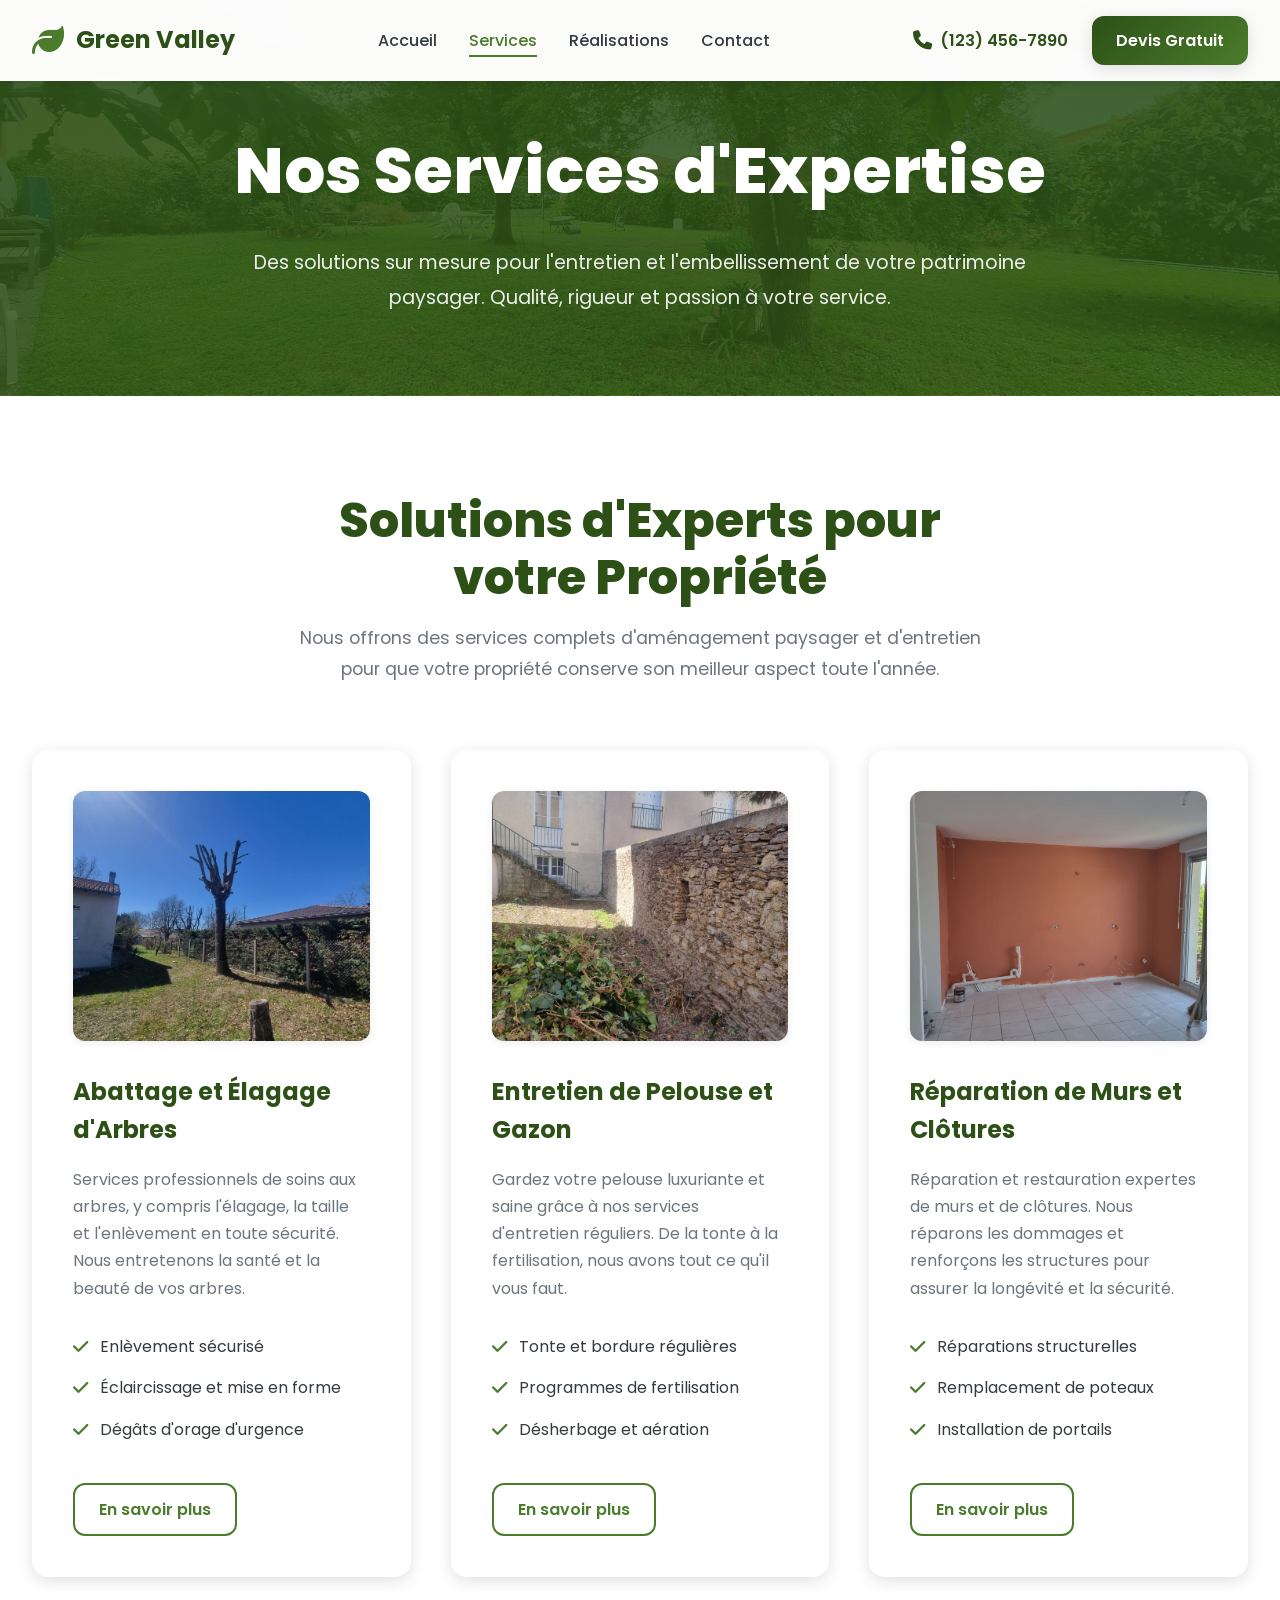
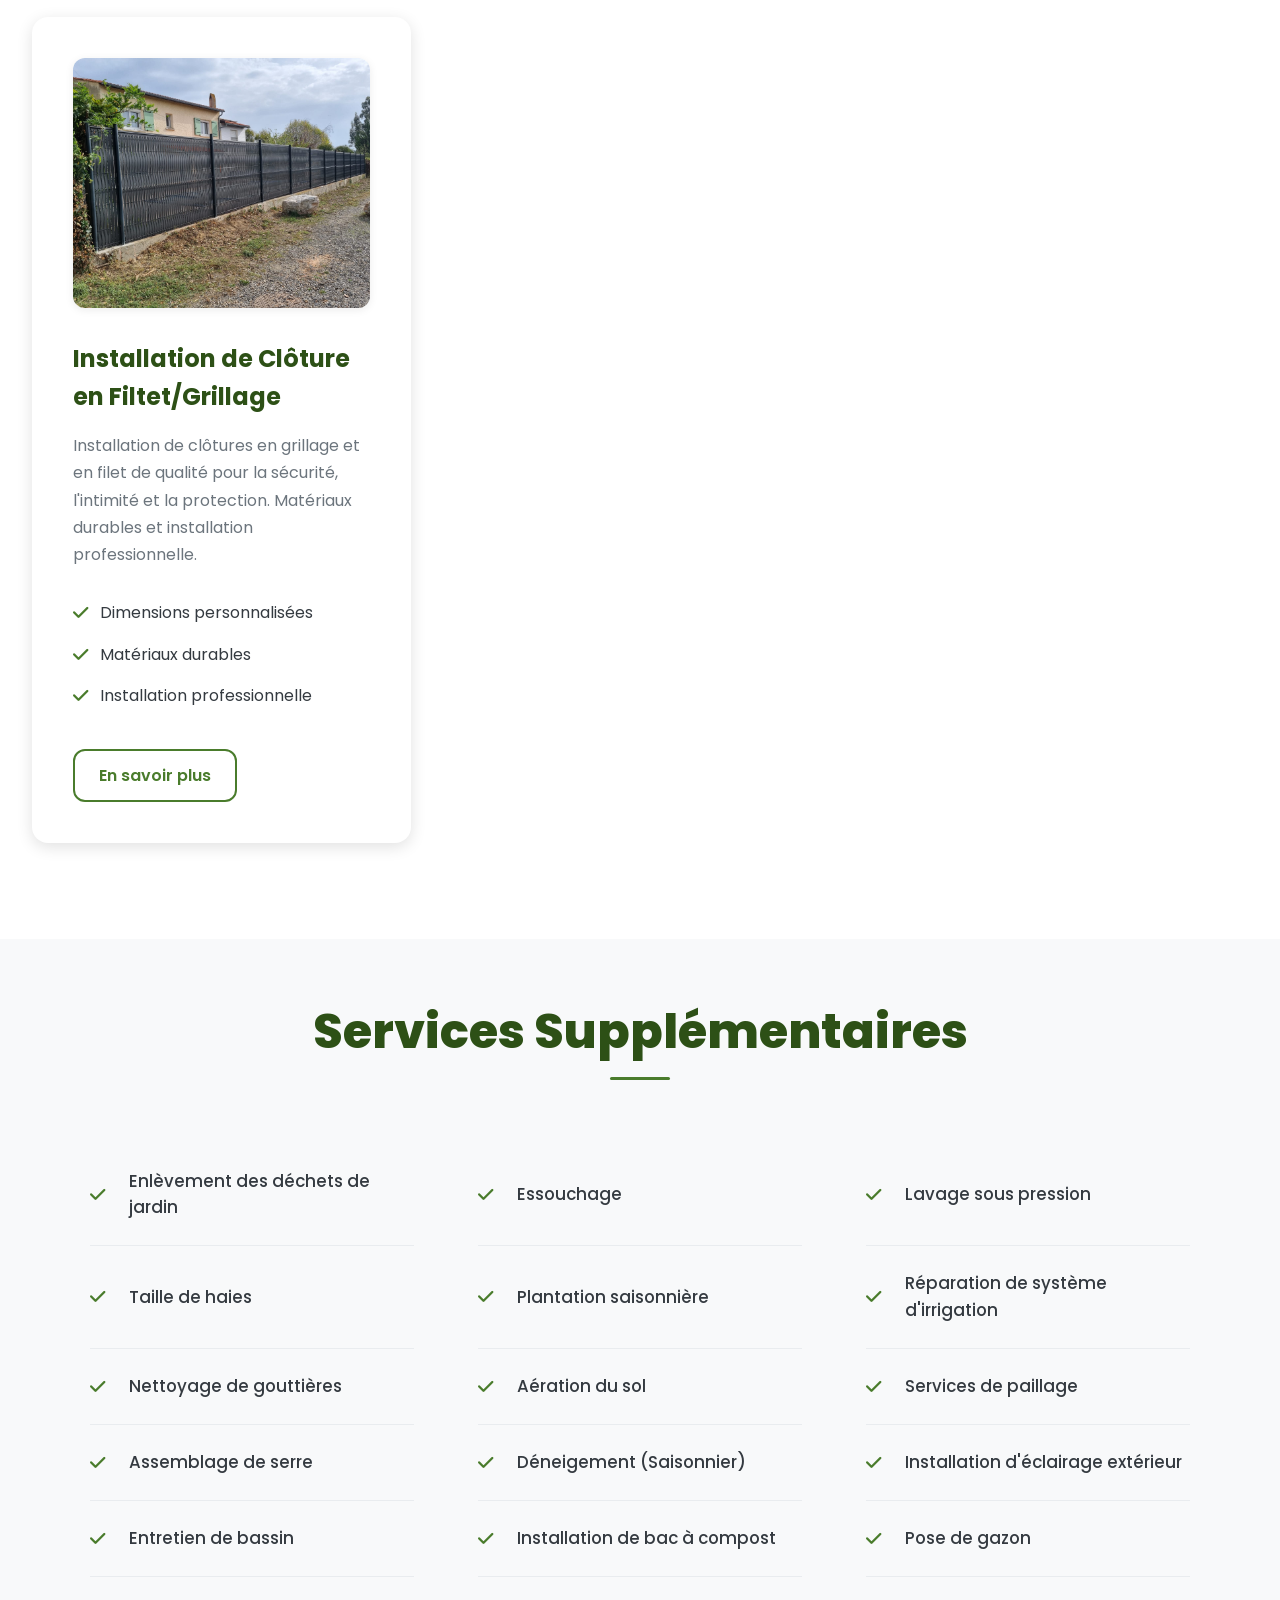
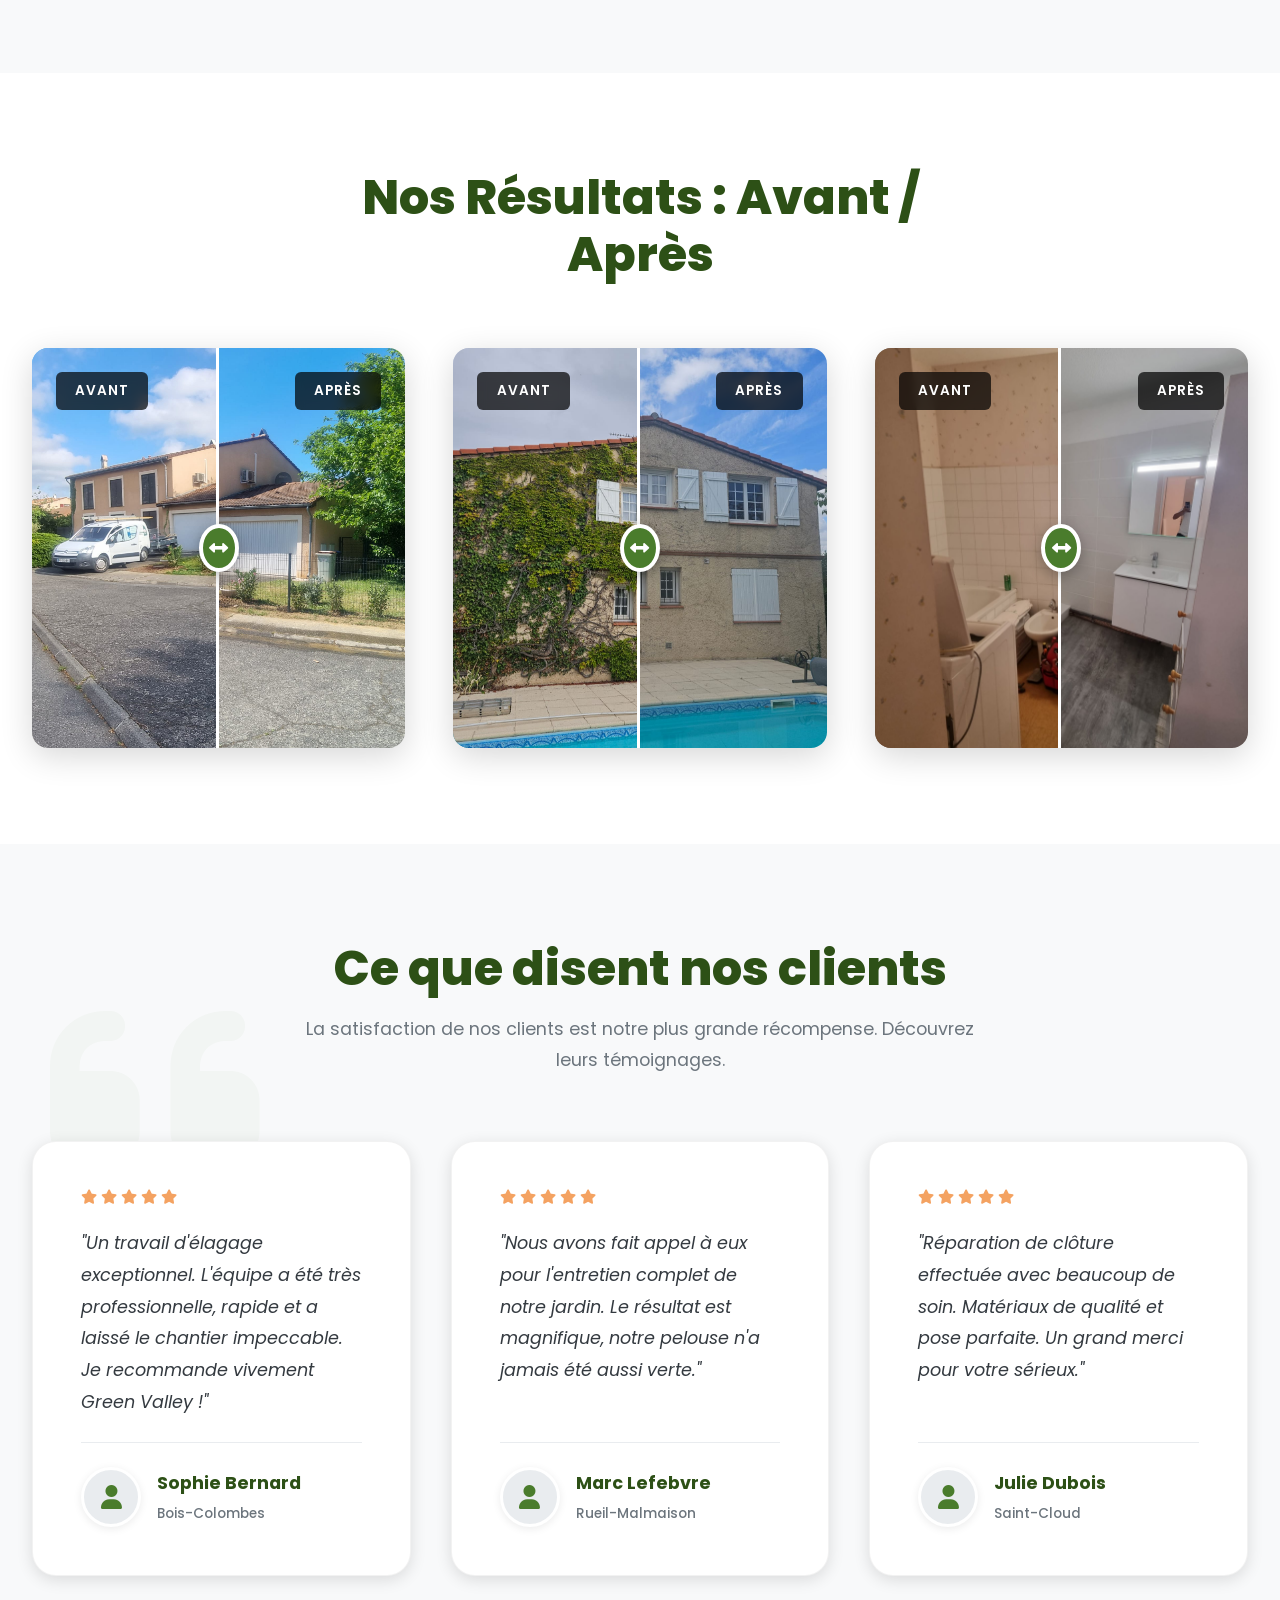
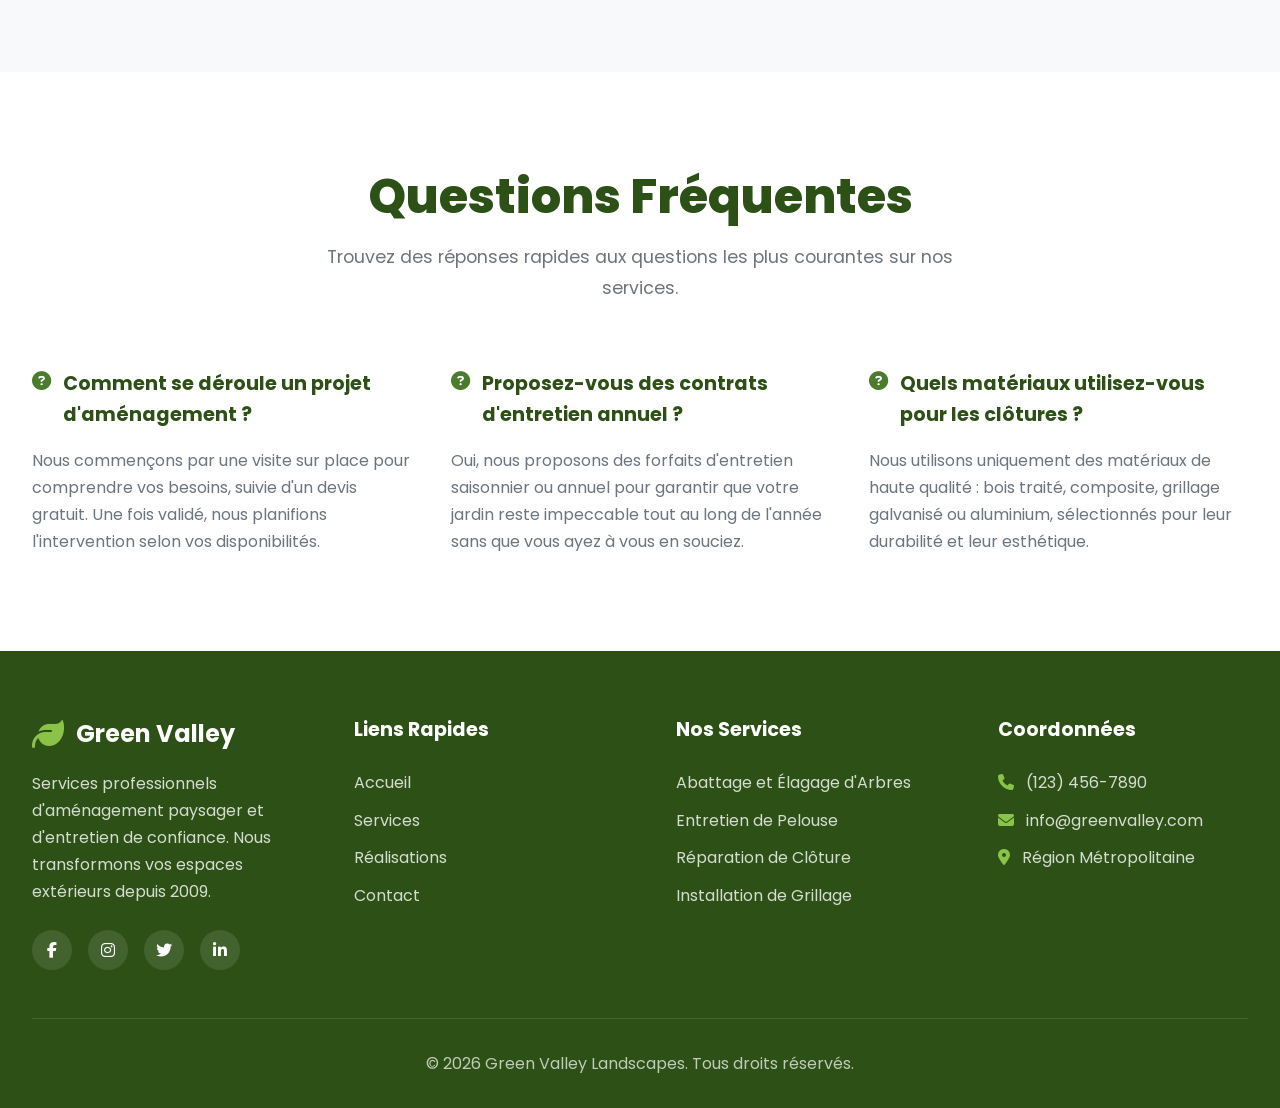
<file: services.html>
<!DOCTYPE html>
<html lang="fr">

<head>
    <meta charset="UTF-8">
    <meta name="viewport" content="width=device-width, initial-scale=1.0">
    <meta name="description"
        content="Découvrez nos services complets d'aménagement paysager, d'entretien de pelouse et d'élagage. Solutions professionnelles pour votre extérieur.">
    <title>Nos Services | Green Valley Landscapes</title>

    <!-- Google Fonts -->
    <link rel="preconnect" href="https://fonts.googleapis.com">
    <link rel="preconnect" href="https://fonts.gstatic.com" crossorigin>
    <link href="https://fonts.googleapis.com/css2?family=Poppins:wght@300;400;500;600;700;800&display=swap"
        rel="stylesheet">

    <!-- Font Awesome for Icons -->
    <link rel="stylesheet" href="https://cdnjs.cloudflare.com/ajax/libs/font-awesome/6.5.1/css/all.min.css">

    <link rel="stylesheet" href="css/styles.css">
    <link rel="stylesheet" href="css/services.css">
</head>

<body class="services-page">
    <!-- Navigation -->
    <nav class="navbar" id="navbar">
        <div class="container nav-container">
            <div class="logo" onclick="window.location.href='index.html'">
                <i class="fas fa-leaf"></i>
                <span>Green Valley</span>
            </div>
            <ul class="nav-menu" id="navMenu">
                <li><a href="index.html#home" class="nav-link">Accueil</a></li>
                <li><a href="#services-hero" class="nav-link active">Services</a></li>
                <li><a href="realisations.html" class="nav-link">Réalisations</a></li>
                <li><a href="contact.html" class="nav-link">Contact</a></li>
            </ul>
            <div class="nav-cta">
                <a href="tel:+1234567890" class="phone-link">
                    <i class="fas fa-phone"></i>
                    <span>(123) 456-7890</span>
                </a>
                <button class="btn btn-primary" onclick="scrollToContact()">Devis Gratuit</button>
            </div>
            <div class="hamburger" id="hamburger">
                <span></span>
                <span></span>
                <span></span>
            </div>
        </div>
    </nav>

    <!-- Services Hero Section -->
    <section class="services-page-hero" id="services-hero">
        <div class="container">
            <h1>Nos Services d'Expertise</h1>
            <p>Des solutions sur mesure pour l'entretien et l'embellissement de votre patrimoine paysager. Qualité,
                rigueur et passion à votre service.</p>
        </div>
    </section>

    <!-- Main Services Section (Section 3 from Home) -->
    <section class="services" id="services">
        <div class="container">
            <div class="section-header">
                <h2 class="section-title">Solutions d'Experts pour votre Propriété</h2>
                <p class="section-description">
                    Nous offrons des services complets d'aménagement paysager et d'entretien pour que votre propriété
                    conserve son meilleur aspect toute l'année.
                </p>
            </div>
            <div class="services-grid">
                <div class="service-card">
                    <div class="service-image-wrapper">
                        <img src="images/1.jpg" alt="Abattage d'arbres" class="service-card-image">
                    </div>
                    <h3 class="service-title">Abattage et Élagage d'Arbres</h3>
                    <p class="service-description">
                        Services professionnels de soins aux arbres, y compris l'élagage, la taille et l'enlèvement en
                        toute sécurité.
                        Nous entretenons la santé et la beauté de vos arbres.
                    </p>
                    <ul class="service-features">
                        <li><i class="fas fa-check"></i> Enlèvement sécurisé</li>
                        <li><i class="fas fa-check"></i> Éclaircissage et mise en forme</li>
                        <li><i class="fas fa-check"></i> Dégâts d'orage d'urgence</li>
                    </ul>
                    <button class="btn btn-outline" onclick="window.location.href='contact.html'">En savoir
                        plus</button>
                </div>

                <div class="service-card">
                    <div class="service-image-wrapper">
                        <img src="images/2.jpg" alt="Entretien de pelouse" class="service-card-image">
                    </div>
                    <h3 class="service-title">Entretien de Pelouse et Gazon</h3>
                    <p class="service-description">
                        Gardez votre pelouse luxuriante et saine grâce à nos services d'entretien réguliers.
                        De la tonte à la fertilisation, nous avons tout ce qu'il vous faut.
                    </p>
                    <ul class="service-features">
                        <li><i class="fas fa-check"></i> Tonte et bordure régulières</li>
                        <li><i class="fas fa-check"></i> Programmes de fertilisation</li>
                        <li><i class="fas fa-check"></i> Désherbage et aération</li>
                    </ul>
                    <button class="btn btn-outline" onclick="window.location.href='contact.html'">En savoir
                        plus</button>
                </div>

                <div class="service-card">
                    <div class="service-image-wrapper">
                        <img src="images/3.jpg" alt="Réparation de clôture" class="service-card-image">
                    </div>
                    <h3 class="service-title">Réparation de Murs et Clôtures</h3>
                    <p class="service-description">
                        Réparation et restauration expertes de murs et de clôtures. Nous réparons les dommages et
                        renforçons les structures pour assurer la longévité et la sécurité.
                    </p>
                    <ul class="service-features">
                        <li><i class="fas fa-check"></i> Réparations structurelles</li>
                        <li><i class="fas fa-check"></i> Remplacement de poteaux</li>
                        <li><i class="fas fa-check"></i> Installation de portails</li>
                    </ul>
                    <button class="btn btn-outline" onclick="window.location.href='contact.html'">En savoir
                        plus</button>
                </div>

                <div class="service-card">
                    <div class="service-image-wrapper">
                        <img src="images/4.jpg" alt="Installation de grillage" class="service-card-image">
                    </div>
                    <h3 class="service-title">Installation de Clôture en Filtet/Grillage</h3>
                    <p class="service-description">
                        Installation de clôtures en grillage et en filet de qualité pour la sécurité, l'intimité et
                        la protection. Matériaux durables et installation professionnelle.
                    </p>
                    <ul class="service-features">
                        <li><i class="fas fa-check"></i> Dimensions personnalisées</li>
                        <li><i class="fas fa-check"></i> Matériaux durables</li>
                        <li><i class="fas fa-check"></i> Installation professionnelle</li>
                    </ul>
                    <button class="btn btn-outline" onclick="window.location.href='contact.html'">En savoir
                        plus</button>
                </div>
            </div>
        </div>
    </section>

    <!-- Additional Services Section (Section 4 from Home) -->
    <section class="additional-services">
        <div class="container">
            <div class="section-header">
                <h2 class="section-title">Services Supplémentaires</h2>
                <div class="title-underline"></div>
            </div>
            <div class="other-services-grid">
                <div class="other-service-item">
                    <i class="fas fa-check"></i>
                    <span>Enlèvement des déchets de jardin</span>
                </div>
                <div class="other-service-item">
                    <i class="fas fa-check"></i>
                    <span>Essouchage</span>
                </div>
                <div class="other-service-item">
                    <i class="fas fa-check"></i>
                    <span>Lavage sous pression</span>
                </div>
                <div class="other-service-item">
                    <i class="fas fa-check"></i>
                    <span>Taille de haies</span>
                </div>
                <div class="other-service-item">
                    <i class="fas fa-check"></i>
                    <span>Plantation saisonnière</span>
                </div>
                <div class="other-service-item">
                    <i class="fas fa-check"></i>
                    <span>Réparation de système d'irrigation</span>
                </div>
                <div class="other-service-item">
                    <i class="fas fa-check"></i>
                    <span>Nettoyage de gouttières</span>
                </div>
                <div class="other-service-item">
                    <i class="fas fa-check"></i>
                    <span>Aération du sol</span>
                </div>
                <div class="other-service-item">
                    <i class="fas fa-check"></i>
                    <span>Services de paillage</span>
                </div>
                <div class="other-service-item">
                    <i class="fas fa-check"></i>
                    <span>Assemblage de serre</span>
                </div>
                <div class="other-service-item">
                    <i class="fas fa-check"></i>
                    <span>Déneigement (Saisonnier)</span>
                </div>
                <div class="other-service-item">
                    <i class="fas fa-check"></i>
                    <span>Installation d'éclairage extérieur</span>
                </div>
                <div class="other-service-item">
                    <i class="fas fa-check"></i>
                    <span>Entretien de bassin</span>
                </div>
                <div class="other-service-item">
                    <i class="fas fa-check"></i>
                    <span>Installation de bac à compost</span>
                </div>
                <div class="other-service-item">
                    <i class="fas fa-check"></i>
                    <span>Pose de gazon</span>
                </div>
            </div>
        </div>
    </section>

    <!-- Before / After Results Section (Section 5 from Home) -->
    <section class="before-after" id="results">
        <div class="container">
            <div class="section-header">
                <h2 class="section-title">Nos Résultats : Avant / Après</h2>
            </div>
            <div class="ba-grid">
                <!-- Result 1 -->
                <div class="ba-card">
                    <div class="ba-side ba-before">
                        <img src="images/before.jpg" alt="Avant élagage">
                        <span class="ba-label">Avant</span>
                    </div>
                    <div class="ba-divider">
                        <div class="ba-circle"></div>
                    </div>
                    <div class="ba-side ba-after">
                        <img src="images/after.jpg" alt="Après élagage">
                        <span class="ba-label">Après</span>
                    </div>
                </div>

                <!-- Result 2 -->
                <div class="ba-card">
                    <div class="ba-side ba-before">
                        <img src="images/b.jpg" alt="Avant réparation de clôture">
                        <span class="ba-label">Avant</span>
                    </div>
                    <div class="ba-divider">
                        <div class="ba-circle"></div>
                    </div>
                    <div class="ba-side ba-after">
                        <img src="images/a.jpg" alt="Après réparation de clôture">
                        <span class="ba-label">Après</span>
                    </div>
                </div>

                <!-- Result 3 -->
                <div class="ba-card">
                    <div class="ba-side ba-before">
                        <img src="images/bb.jpg" alt="Avant entretien de jardin">
                        <span class="ba-label">Avant</span>
                    </div>
                    <div class="ba-divider">
                        <div class="ba-circle"></div>
                    </div>
                    <div class="ba-side ba-after">
                        <img src="images/aa.jpg" alt="Après entretien de jardin">
                        <span class="ba-label">Après</span>
                    </div>
                </div>
            </div>
        </div>
    </section>

    <!-- Testimonials Section -->
    <section class="testimonials" id="testimonials">
        <div class="container">
            <div class="section-header">
                <h2 class="section-title">Ce que disent nos clients</h2>
                <p class="section-description">La satisfaction de nos clients est notre plus grande récompense.
                    Découvrez leurs témoignages.</p>
            </div>
            <div class="testimonials-grid">
                <!-- Testimonial 1 -->
                <div class="testimonial-card">
                    <div class="stars">
                        <i class="fas fa-star"></i>
                        <i class="fas fa-star"></i>
                        <i class="fas fa-star"></i>
                        <i class="fas fa-star"></i>
                        <i class="fas fa-star"></i>
                    </div>
                    <p class="testimonial-text">
                        "Un travail d'élagage exceptionnel. L'équipe a été très professionnelle, rapide et a laissé le
                        chantier impeccable. Je recommande vivement Green Valley !"
                    </p>
                    <div class="testimonial-author">
                        <div class="author-avatar">
                            <i class="fas fa-user"></i>
                        </div>
                        <div class="author-info">
                            <h4>Sophie Bernard</h4>
                            <span>Bois-Colombes</span>
                        </div>
                    </div>
                </div>

                <!-- Testimonial 2 -->
                <div class="testimonial-card">
                    <div class="stars">
                        <i class="fas fa-star"></i>
                        <i class="fas fa-star"></i>
                        <i class="fas fa-star"></i>
                        <i class="fas fa-star"></i>
                        <i class="fas fa-star"></i>
                    </div>
                    <p class="testimonial-text">
                        "Nous avons fait appel à eux pour l'entretien complet de notre jardin. Le résultat est
                        magnifique, notre pelouse n'a jamais été aussi verte."
                    </p>
                    <div class="testimonial-author">
                        <div class="author-avatar">
                            <i class="fas fa-user"></i>
                        </div>
                        <div class="author-info">
                            <h4>Marc Lefebvre</h4>
                            <span>Rueil-Malmaison</span>
                        </div>
                    </div>
                </div>

                <!-- Testimonial 3 -->
                <div class="testimonial-card">
                    <div class="stars">
                        <i class="fas fa-star"></i>
                        <i class="fas fa-star"></i>
                        <i class="fas fa-star"></i>
                        <i class="fas fa-star"></i>
                        <i class="fas fa-star"></i>
                    </div>
                    <p class="testimonial-text">
                        "Réparation de clôture effectuée avec beaucoup de soin. Matériaux de qualité et pose parfaite.
                        Un grand merci pour votre sérieux."
                    </p>
                    <div class="testimonial-author">
                        <div class="author-avatar">
                            <i class="fas fa-user"></i>
                        </div>
                        <div class="author-info">
                            <h4>Julie Dubois</h4>
                            <span>Saint-Cloud</span>
                        </div>
                    </div>
                </div>
            </div>
        </div>
    </section>

    <!-- FAQ Section -->
    <section class="faq-section">
        <div class="container">
            <div class="section-header">
                <h2 class="section-title">Questions Fréquentes</h2>
                <p class="section-description">Trouvez des réponses rapides aux questions les plus courantes sur nos
                    services.</p>
            </div>

            <div class="faq-grid">
                <div class="faq-item">
                    <h4><i class="fas fa-question-circle"></i> Comment se déroule un projet d'aménagement ?</h4>
                    <p>Nous commençons par une visite sur place pour comprendre vos besoins, suivie d'un devis gratuit.
                        Une fois validé, nous planifions l'intervention selon vos disponibilités.</p>
                </div>
                <div class="faq-item">
                    <h4><i class="fas fa-question-circle"></i> Proposez-vous des contrats d'entretien annuel ?</h4>
                    <p>Oui, nous proposons des forfaits d'entretien saisonnier ou annuel pour garantir que votre jardin
                        reste impeccable tout au long de l'année sans que vous ayez à vous en souciez.</p>
                </div>
                <div class="faq-item">
                    <h4><i class="fas fa-question-circle"></i> Quels matériaux utilisez-vous pour les clôtures ?</h4>
                    <p>Nous utilisons uniquement des matériaux de haute qualité : bois traité, composite, grillage
                        galvanisé ou aluminium, sélectionnés pour leur durabilité et leur esthétique.</p>
                </div>
            </div>
        </div>
    </section>

    <!-- Footer -->
    <footer class="footer">
        <div class="container">
            <div class="footer-content">
                <div class="footer-section">
                    <div class="footer-logo">
                        <i class="fas fa-leaf"></i>
                        <span>Green Valley</span>
                    </div>
                    <p class="footer-description">
                        Services professionnels d'aménagement paysager et d'entretien
                        de confiance. Nous transformons vos espaces extérieurs depuis 2009.
                    </p>
                    <div class="social-links">
                        <a href="#" aria-label="Facebook"><i class="fab fa-facebook-f"></i></a>
                        <a href="#" aria-label="Instagram"><i class="fab fa-instagram"></i></a>
                        <a href="#" aria-label="Twitter"><i class="fab fa-twitter"></i></a>
                        <a href="#" aria-label="LinkedIn"><i class="fab fa-linkedin-in"></i></a>
                    </div>
                </div>

                <div class="footer-section">
                    <h4 class="footer-title">Liens Rapides</h4>
                    <ul class="footer-links">
                        <li><a href="index.html#home">Accueil</a></li>
                        <li><a href="services.html">Services</a></li>
                        <li><a href="index.html#results">Réalisations</a></li>
                        <li><a href="contact.html">Contact</a></li>
                    </ul>
                </div>

                <div class="footer-section">
                    <h4 class="footer-title">Nos Services</h4>
                    <ul class="footer-links">
                        <li><a href="services.html#services">Abattage et Élagage d'Arbres</a></li>
                        <li><a href="services.html#services">Entretien de Pelouse</a></li>
                        <li><a href="services.html#services">Réparation de Clôture</a></li>
                        <li><a href="services.html#services">Installation de Grillage</a></li>
                    </ul>
                </div>

                <div class="footer-section">
                    <h4 class="footer-title">Coordonnées</h4>
                    <ul class="footer-contact">
                        <li>
                            <i class="fas fa-phone"></i>
                            <a href="tel:+1234567890">(123) 456-7890</a>
                        </li>
                        <li>
                            <i class="fas fa-envelope"></i>
                            <a href="mailto:info@greenvalley.com">info@greenvalley.com</a>
                        </li>
                        <li>
                            <i class="fas fa-map-marker-alt"></i>
                            <span>Région Métropolitaine</span>
                        </li>
                    </ul>
                </div>
            </div>

            <div class="footer-bottom">
                <p>&copy; 2026 Green Valley Landscapes. Tous droits réservés.</p>

            </div>
        </div>
    </footer>

    <script src="js/script.js"></script>
</body>

</html>
</file>
<file: css/styles.css>
/* ============================================
   RESET & BASE STYLES
   ============================================ */
* {
    margin: 0;
    padding: 0;
    box-sizing: border-box;
}

:root {
    /* Primary Colors */
    --primary-dark: #2d5016;
    --primary-main: #4a7c2c;
    --primary-light: #6ba83e;
    --primary-lighter: #8bc34a;

    /* Accent Colors */
    --accent-gold: #f4a261;
    --accent-orange: #e76f51;

    /* Neutral Colors */
    --white: #ffffff;
    --off-white: #f8f9fa;
    --light-gray: #e9ecef;
    --gray: #6c757d;
    --dark-gray: #343a40;
    --black: #1a1a1a;

    /* Earth Tones */
    --earth-brown: #8b6f47;
    --earth-tan: #d4a574;

    /* Gradients */
    --gradient-primary: linear-gradient(135deg, var(--primary-dark) 0%, var(--primary-main) 100%);
    --gradient-hero: linear-gradient(135deg, rgba(45, 80, 22, 0.45) 0%, rgba(74, 124, 44, 0.45) 100%);
    --gradient-card: linear-gradient(145deg, rgba(255, 255, 255, 0.05) 0%, rgba(255, 255, 255, 0.02) 100%);

    /* Shadows */
    --shadow-sm: 0 2px 8px rgba(0, 0, 0, 0.08);
    --shadow-md: 0 4px 16px rgba(0, 0, 0, 0.12);
    --shadow-lg: 0 8px 32px rgba(0, 0, 0, 0.16);
    --shadow-xl: 0 16px 48px rgba(0, 0, 0, 0.2);

    /* Transitions */
    --transition-fast: 0.2s ease;
    --transition-normal: 0.3s ease;
    --transition-slow: 0.5s ease;

    /* Border Radius */
    --radius-sm: 8px;
    --radius-md: 12px;
    --radius-lg: 16px;
    --radius-xl: 24px;

    /* Spacing */
    --spacing-xs: 0.5rem;
    --spacing-sm: 1rem;
    --spacing-md: 2rem;
    --spacing-lg: 4rem;
    --spacing-xl: 6rem;
}

html {
    scroll-behavior: smooth;
    font-size: 16px;
}

body {
    font-family: 'Poppins', -apple-system, BlinkMacSystemFont, 'Segoe UI', sans-serif;
    line-height: 1.6;
    color: var(--dark-gray);
    background-color: var(--white);
    overflow-x: hidden;
}

.container {
    max-width: 1440px;
    margin: 0 auto;
    padding: 0 var(--spacing-md);
}

/* ============================================
   NAVIGATION
   ============================================ */
.navbar {
    position: fixed;
    top: 0;
    left: 0;
    right: 0;
    background: rgba(255, 255, 255, 0.98);
    backdrop-filter: blur(10px);
    box-shadow: var(--shadow-sm);
    z-index: 1000;
    transition: all var(--transition-normal);
}

.navbar.scrolled {
    box-shadow: var(--shadow-md);
    background: rgba(255, 255, 255, 0.95);
}

.nav-container {
    display: flex;
    align-items: center;
    justify-content: space-between;
    padding: 1rem var(--spacing-md);
}

.logo {
    display: flex;
    align-items: center;
    gap: 0.75rem;
    font-size: 1.5rem;
    font-weight: 700;
    color: var(--primary-dark);
    cursor: pointer;
}

.logo i {
    font-size: 2rem;
    color: var(--primary-main);
}

.nav-menu {
    display: flex;
    list-style: none;
    gap: 2rem;
}

.nav-link {
    text-decoration: none;
    color: var(--dark-gray);
    font-weight: 500;
    position: relative;
    transition: color var(--transition-fast);
}

.nav-link::after {
    content: '';
    position: absolute;
    bottom: -5px;
    left: 0;
    width: 0;
    height: 2px;
    background: var(--primary-main);
    transition: width var(--transition-normal);
}

.nav-link:hover,
.nav-link.active {
    color: var(--primary-main);
}

.nav-link:hover::after,
.nav-link.active::after {
    width: 100%;
}

.nav-cta {
    display: flex;
    align-items: center;
    gap: 1.5rem;
}

.phone-link {
    display: flex;
    align-items: center;
    gap: 0.5rem;
    text-decoration: none;
    color: var(--primary-dark);
    font-weight: 600;
    transition: color var(--transition-fast);
}

.phone-link:hover {
    color: var(--primary-main);
}

.phone-link i {
    font-size: 1.2rem;
}

.hamburger {
    display: none;
    flex-direction: column;
    gap: 5px;
    cursor: pointer;
}

.hamburger span {
    width: 25px;
    height: 3px;
    background: var(--primary-dark);
    border-radius: 3px;
    transition: all var(--transition-normal);
}

/* ============================================
   BUTTONS
   ============================================ */
.btn {
    display: inline-flex;
    align-items: center;
    gap: 0.5rem;
    padding: 0.75rem 1.5rem;
    border: none;
    border-radius: var(--radius-md);
    font-family: 'Poppins', sans-serif;
    font-size: 1rem;
    font-weight: 600;
    cursor: pointer;
    transition: all var(--transition-normal);
    text-decoration: none;
    white-space: nowrap;
}

.btn-primary {
    background: var(--gradient-primary);
    color: var(--white);
    box-shadow: var(--shadow-md);
}

.btn-primary:hover {
    transform: translateY(-2px);
    box-shadow: var(--shadow-lg);
}

.btn-secondary {
    background: transparent;
    color: var(--white);
    border: 2px solid var(--white);
}

.btn-secondary:hover {
    background: var(--white);
    color: var(--primary-dark);
}

.btn-outline {
    background: transparent;
    color: var(--primary-main);
    border: 2px solid var(--primary-main);
}

.btn-outline:hover {
    background: var(--primary-main);
    color: var(--white);
}

.btn-large {
    padding: 1rem 2rem;
    font-size: 1.1rem;
}

.btn-full {
    width: 100%;
    justify-content: center;
}

/* ============================================
   HERO SECTION
   ============================================ */
.hero {
    position: relative;
    min-height: 100vh;
    display: flex;
    align-items: center;
    justify-content: center;
    overflow: hidden;
    padding-top: 80px;
}

.hero-background {
    position: absolute;
    top: 0;
    left: 0;
    width: 100%;
    height: 100%;
    background-image: url('../images/Hero Bg.jpg');
    background-size: cover;
    background-position: center;
    z-index: -2;
}

.hero-overlay {
    position: absolute;
    top: 0;
    left: 0;
    width: 100%;
    height: 100%;
    background: var(--gradient-hero);
    z-index: -1;
}

.hero-container {
    position: relative;
    z-index: 1;
}

.hero-content {
    max-width: 900px;
    text-align: center;
    animation: fadeInUp 1s ease;
}

.hero-title {
    font-size: clamp(2.5rem, 6vw, 4rem);
    font-weight: 800;
    color: var(--white);
    margin-bottom: 1.5rem;
    line-height: 1.2;
}

.title-line {
    display: block;
}

.hero-subtitle {
    font-size: clamp(1.1rem, 2vw, 1.3rem);
    color: rgba(255, 255, 255, 0.95);
    margin-bottom: 2.5rem;
    line-height: 1.8;
    max-width: 700px;
    margin-left: auto;
    margin-right: auto;
}

.hero-cta {
    display: flex;
    gap: 1.5rem;
    justify-content: center;
    flex-wrap: wrap;
    margin-bottom: 4rem;
}

.hero-stats {
    display: flex;
    gap: 3rem;
    justify-content: center;
    flex-wrap: wrap;
    padding-top: 3rem;
    border-top: 1px solid rgba(255, 255, 255, 0.2);
}

.stat-item {
    text-align: center;
}

.stat-number {
    font-size: 2.5rem;
    font-weight: 800;
    color: var(--white);
    margin-bottom: 0.5rem;
}

.stat-label {
    font-size: 0.95rem;
    color: rgba(255, 255, 255, 0.85);
    text-transform: uppercase;
    letter-spacing: 1px;
}

.scroll-indicator {
    position: absolute;
    bottom: 2rem;
    left: 50%;
    transform: translateX(-50%);
    display: flex;
    flex-direction: column;
    align-items: center;
    gap: 0.5rem;
    color: rgba(255, 255, 255, 0.8);
    font-size: 0.85rem;
    animation: bounce 2s infinite;
}

.mouse {
    width: 24px;
    height: 40px;
    border: 2px solid rgba(255, 255, 255, 0.8);
    border-radius: 12px;
    position: relative;
}

.mouse::before {
    content: '';
    position: absolute;
    top: 8px;
    left: 50%;
    transform: translateX(-50%);
    width: 4px;
    height: 8px;
    background: rgba(255, 255, 255, 0.8);
    border-radius: 2px;
    animation: scroll 1.5s infinite;
}

/* ============================================
   EXPERTISE SECTION (New)
   ============================================ */
.expertise {
    padding: var(--spacing-xl) 0;
    background: var(--white);
    overflow: hidden;
}

.expertise-container {
    display: grid;
    grid-template-columns: 1fr 1fr;
    gap: 5rem;
    align-items: center;
}

.expertise-title {
    font-size: clamp(2.2rem, 4vw, 2.8rem);
    font-weight: 800;
    color: var(--primary-dark);
    margin-bottom: 2rem;
    line-height: 1.2;
}

.expertise-description {
    font-size: 1.1rem;
    color: var(--gray);
    line-height: 1.8;
    margin-bottom: 3rem;
    max-width: 600px;
}

.expertise-stats {
    display: flex;
    gap: 4rem;
    margin-bottom: 3rem;
}

.exp-stat-number {
    font-size: 3.5rem;
    font-weight: 800;
    color: var(--primary-main);
    line-height: 1;
    margin-bottom: 0.5rem;
}

.exp-stat-label {
    font-size: 0.95rem;
    color: var(--gray);
    font-weight: 500;
}

.btn-accent {
    background: var(--gradient-primary);
    color: var(--white);
    padding: 1.2rem 3rem;
    font-size: 1.1rem;
    border-radius: 50px;
    box-shadow: 0 4px 15px rgba(45, 80, 22, 0.3);
}

.btn-accent:hover {
    background: var(--primary-dark);
    transform: translateY(-3px);
    box-shadow: 0 8px 25px rgba(45, 80, 22, 0.4);
}

.expertise-image-wrapper {
    position: relative;
    border-radius: 12px;
    overflow: hidden;
    box-shadow: var(--shadow-xl);
}

.expertise-image {
    width: 100%;
    height: 450px;
    object-fit: cover;
    display: block;
    transition: transform 0.5s ease;
}

.expertise-image-wrapper:hover .expertise-image {
    transform: scale(1.05);
}

/* ============================================
   SECTION STYLES
   ============================================ */
.services,
.why-us,
.contact {
    padding: var(--spacing-xl) 0;
}

.section-header {
    text-align: center;
    max-width: 700px;
    margin: 0 auto 4rem;
}

.section-tag {
    display: inline-block;
    padding: 0.5rem 1.5rem;
    background: linear-gradient(135deg, rgba(74, 124, 44, 0.1) 0%, rgba(74, 124, 44, 0.05) 100%);
    color: var(--primary-main);
    border-radius: var(--radius-lg);
    font-weight: 600;
    font-size: 0.9rem;
    text-transform: uppercase;
    letter-spacing: 1px;
    margin-bottom: 1rem;
}

.section-title {
    font-size: clamp(2rem, 4vw, 3rem);
    font-weight: 800;
    color: var(--primary-dark);
    margin-bottom: 1rem;
    line-height: 1.2;
}

.section-description {
    font-size: 1.1rem;
    color: var(--gray);
    line-height: 1.8;
}

/* ============================================
   SERVICES SECTION
   ============================================ */
.services {
    background: var(--off-white);
}

.services-grid {
    display: grid;
    grid-template-columns: repeat(auto-fit, minmax(320px, 1fr));
    gap: 2.5rem;
}

.service-card {
    background: var(--white);
    padding: 2.5rem;
    border-radius: var(--radius-lg);
    box-shadow: var(--shadow-md);
    transition: all var(--transition-normal);
    border: 1px solid transparent;
    display: flex;
    flex-direction: column;
}

.service-card:hover {
    transform: translateY(-8px);
    box-shadow: var(--shadow-xl);
    border-color: var(--primary-light);
}

.service-image-wrapper {
    width: 100%;
    height: 250px;
    border-radius: var(--radius-md);
    overflow: hidden;
    margin-bottom: 2rem;
    box-shadow: var(--shadow-sm);
}

.service-card-image {
    width: 100%;
    height: 100%;
    object-fit: cover;
    transition: transform var(--transition-normal);
}

.service-card:hover .service-card-image {
    transform: scale(1.1);
}

.service-title {
    font-size: 1.5rem;
    font-weight: 700;
    color: var(--primary-dark);
    margin-bottom: 1rem;
}

.service-description {
    color: var(--gray);
    margin-bottom: 1.5rem;
    line-height: 1.7;
}

.service-features {
    list-style: none;
    margin-bottom: 2rem;
}

.service-features li {
    display: flex;
    align-items: center;
    gap: 0.75rem;
    padding: 0.5rem 0;
    color: var(--dark-gray);
}

.service-features i {
    color: var(--primary-main);
    font-size: 1.1rem;
}

.service-card .btn {
    margin-top: auto;
    align-self: flex-start;
}

/* ============================================
   ADDITIONAL SERVICES SECTION (New)
   ============================================ */
.additional-services {
    padding: var(--spacing-lg) 0 var(--spacing-xl);
    background: var(--white);
}

.title-underline {
    width: 60px;
    height: 3px;
    background: var(--primary-main);
    margin: 1rem auto 0;
    border-radius: 2px;
}

.other-services-grid {
    display: grid;
    grid-template-columns: repeat(3, 1fr);
    gap: 0 4rem;
    max-width: 1100px;
    margin: 0 auto;
}

.other-service-item {
    display: flex;
    align-items: center;
    gap: 1.5rem;
    padding: 1.5rem 0;
    border-bottom: 1px solid var(--light-gray);
    transition: transform var(--transition-fast);
}

.other-service-item:hover {
    transform: translateX(10px);
}

.other-service-item i {
    color: var(--primary-main);
    font-size: 1.1rem;
}

.other-service-item span {
    color: var(--dark-gray);
    font-size: 1.05rem;
    font-weight: 500;
}

/* ============================================
   BEFORE / AFTER SECTION (New)
   ============================================ */
/* ============================================
   BEFORE / AFTER SECTION (New)
   ============================================ */
.before-after {
    padding: var(--spacing-xl) 0;
    background: var(--off-white);
}

.ba-grid {
    display: grid;
    grid-template-columns: repeat(auto-fit, minmax(320px, 1fr));
    gap: 3rem;
}

.ba-card {
    position: relative;
    height: 400px;
    border-radius: var(--radius-lg);
    overflow: hidden;
    box-shadow: var(--shadow-lg);
    cursor: col-resize;
    user-select: none;
}

.ba-card:hover {
    box-shadow: var(--shadow-xl);
}

.ba-side {
    position: absolute;
    top: 0;
    left: 0;
    width: 100%;
    height: 100%;
    margin: 0;
    overflow: hidden;
}

/* Before Image (Foreground - Resizable) */
.ba-before {
    width: 50%;
    /* Initial state, JS will adjust */
    z-index: 2;
    border-right: 3px solid var(--white);
}

/* After Image (Background - Full Width) */
.ba-after {
    z-index: 1;
}

.ba-side img {
    height: 100%;
    object-fit: cover;
    display: block;
    /* Important: Image width in 'before' container is handled by JS to match card width */
    max-width: none;
    pointer-events: none;
}

.ba-after img {
    width: 100%;
}

.ba-label {
    position: absolute;
    top: 1.5rem;
    padding: 0.5rem 1.2rem;
    background: rgba(0, 0, 0, 0.7);
    color: var(--white);
    font-size: 0.85rem;
    font-weight: 600;
    text-transform: uppercase;
    letter-spacing: 1px;
    border-radius: 6px;
    z-index: 5;
    backdrop-filter: blur(4px);
    pointer-events: none;
}

.ba-before .ba-label {
    left: 1.5rem;
}

.ba-after .ba-label {
    right: 1.5rem;
}

.ba-divider {
    position: absolute;
    left: 50%;
    top: 0;
    bottom: 0;
    width: 40px;
    /* Interaction area */
    transform: translateX(-50%);
    z-index: 10;
    cursor: col-resize;
    display: flex;
    align-items: center;
    justify-content: center;
}

.ba-circle {
    width: 48px;
    height: 48px;
    background: var(--primary-main);
    border: 4px solid var(--white);
    border-radius: 50%;
    box-shadow: 0 4px 15px rgba(0, 0, 0, 0.3);
    display: flex;
    align-items: center;
    justify-content: center;
}

.ba-circle::after {
    content: '\f337';
    font-family: 'Font Awesome 6 Free';
    font-weight: 900;
    color: white;
    font-size: 1.2rem;
}

/* ============================================
   WHY CHOOSE US SECTION
   ============================================ */
.benefits-grid {
    display: grid;
    grid-template-columns: repeat(auto-fit, minmax(260px, 1fr));
    gap: 2rem;
}

.benefit-card {
    text-align: center;
    padding: 2.5rem 2rem;
    background: var(--white);
    border-radius: var(--radius-lg);
    box-shadow: var(--shadow-sm);
    transition: all var(--transition-normal);
    border: 2px solid transparent;
}

.benefit-card:hover {
    transform: translateY(-5px);
    box-shadow: var(--shadow-lg);
    border-color: var(--primary-lighter);
}

.benefit-icon {
    width: 100px;
    height: 100px;
    background: linear-gradient(135deg, rgba(74, 124, 44, 0.1) 0%, rgba(74, 124, 44, 0.05) 100%);
    border-radius: 50%;
    display: flex;
    align-items: center;
    justify-content: center;
    margin: 0 auto 1.5rem;
    transition: all var(--transition-normal);
}

.benefit-card:hover .benefit-icon {
    background: var(--gradient-primary);
}

.benefit-icon i {
    font-size: 3rem;
    color: var(--primary-main);
    transition: all var(--transition-normal);
}

.benefit-card:hover .benefit-icon i {
    color: var(--white);
    transform: scale(1.1);
}

.benefit-title {
    font-size: 1.4rem;
    font-weight: 700;
    color: var(--primary-dark);
    margin-bottom: 1rem;
}

.benefit-description {
    color: var(--gray);
    line-height: 1.7;
}

/* ============================================
   CONTACT SECTION
   ============================================ */
.contact {
    background: var(--off-white);
}

.contact-wrapper {
    display: grid;
    grid-template-columns: 1fr 1.2fr;
    gap: 4rem;
    align-items: start;
}

.contact-title {
    font-size: 2.5rem;
    font-weight: 800;
    color: var(--primary-dark);
    margin-bottom: 1rem;
}

.contact-description {
    font-size: 1.1rem;
    color: var(--gray);
    margin-bottom: 2.5rem;
    line-height: 1.7;
}

.contact-details {
    display: flex;
    flex-direction: column;
    gap: 2rem;
}

.contact-item {
    display: flex;
    gap: 1.5rem;
    align-items: start;
}

.contact-icon {
    width: 60px;
    height: 60px;
    background: var(--gradient-primary);
    border-radius: var(--radius-md);
    display: flex;
    align-items: center;
    justify-content: center;
    flex-shrink: 0;
}

.contact-icon i {
    font-size: 1.5rem;
    color: var(--white);
}

.contact-text h4 {
    font-size: 1.1rem;
    font-weight: 700;
    color: var(--primary-dark);
    margin-bottom: 0.5rem;
}

.contact-text p,
.contact-text a {
    color: var(--gray);
    text-decoration: none;
    line-height: 1.6;
}

.contact-text a:hover {
    color: var(--primary-main);
}

.contact-form-wrapper {
    background: var(--white);
    padding: 3rem;
    border-radius: var(--radius-lg);
    box-shadow: var(--shadow-lg);
}

.contact-form {
    display: flex;
    flex-direction: column;
    gap: 1.5rem;
}

.form-row {
    display: grid;
    grid-template-columns: 1fr 1fr;
    gap: 1.5rem;
}

.form-group {
    display: flex;
    flex-direction: column;
    gap: 0.5rem;
}

.form-group label {
    font-weight: 600;
    color: var(--dark-gray);
    font-size: 0.95rem;
}

.form-group input,
.form-group select,
.form-group textarea {
    width: 100%;
    padding: 1rem;
    border: 2px solid var(--light-gray);
    border-radius: var(--radius-md);
    font-family: 'Poppins', sans-serif;
    font-size: 1rem;
    transition: all var(--transition-fast);
    background: var(--white);
}

.form-group input:focus,
.form-group select:focus,
.form-group textarea:focus {
    outline: none;
    border-color: var(--primary-main);
    box-shadow: 0 0 0 3px rgba(74, 124, 44, 0.1);
}

.form-group textarea {
    resize: vertical;
    min-height: 120px;
}

/* ============================================
   FOOTER
   ============================================ */
.footer {
    background: var(--primary-dark);
    color: var(--white);
    padding: 4rem 0 2rem;
}

.footer-content {
    display: flex;
    justify-content: space-between;
    flex-wrap: wrap;
    gap: 2rem;
    margin-bottom: 3rem;
}

.footer-section {
    flex: 0 1 250px;
    /* Permet de ne pas s'étirer mais de garder une base */
}

.footer-logo {
    display: flex;
    align-items: center;
    gap: 0.75rem;
    font-size: 1.5rem;
    font-weight: 700;
    margin-bottom: 1rem;
}

.footer-logo i {
    font-size: 2rem;
    color: var(--primary-lighter);
}

.footer-description {
    color: rgba(255, 255, 255, 0.8);
    line-height: 1.7;
    margin-bottom: 1.5rem;
}

.social-links {
    display: flex;
    gap: 1rem;
}

.social-links a {
    width: 40px;
    height: 40px;
    background: rgba(255, 255, 255, 0.1);
    border-radius: 50%;
    display: flex;
    align-items: center;
    justify-content: center;
    color: var(--white);
    text-decoration: none;
    transition: all var(--transition-normal);
}

.social-links a:hover {
    background: var(--primary-lighter);
    transform: translateY(-3px);
}

.footer-title {
    font-size: 1.2rem;
    font-weight: 700;
    margin-bottom: 1.5rem;
}

.footer-links,
.footer-contact {
    list-style: none;
    display: flex;
    flex-direction: column;
    gap: 0.75rem;
}

.footer-links a,
.footer-contact a {
    color: rgba(255, 255, 255, 0.8);
    text-decoration: none;
    transition: color var(--transition-fast);
}

.footer-links a:hover,
.footer-contact a:hover {
    color: var(--primary-lighter);
}

.footer-contact li {
    display: flex;
    align-items: start;
    gap: 0.75rem;
    color: rgba(255, 255, 255, 0.8);
}

.footer-contact i {
    color: var(--primary-lighter);
    margin-top: 0.25rem;
}

.footer-bottom {
    padding-top: 2rem;
    border-top: 1px solid rgba(255, 255, 255, 0.1);
    display: flex;
    justify-content: center;
    align-items: center;
    flex-wrap: wrap;
    gap: 1rem;
    text-align: center;
}

.footer-bottom p {
    color: rgba(255, 255, 255, 0.7);
}

.footer-bottom-links {
    display: flex;
    gap: 2rem;
}

.footer-bottom-links a {
    color: rgba(255, 255, 255, 0.7);
    text-decoration: none;
    transition: color var(--transition-fast);
}

.footer-bottom-links a:hover {
    color: var(--white);
}

/* ============================================
   ANIMATIONS
   ============================================ */
@keyframes fadeInUp {
    from {
        opacity: 0;
        transform: translateY(30px);
    }

    to {
        opacity: 1;
        transform: translateY(0);
    }
}

@keyframes bounce {

    0%,
    20%,
    50%,
    80%,
    100% {
        transform: translateX(-50%) translateY(0);
    }

    40% {
        transform: translateX(-50%) translateY(-10px);
    }

    60% {
        transform: translateX(-50%) translateY(-5px);
    }
}

@keyframes scroll {
    0% {
        opacity: 1;
        transform: translateX(-50%) translateY(0);
    }

    100% {
        opacity: 0;
        transform: translateX(-50%) translateY(15px);
    }
}

/* ============================================
   RESPONSIVE DESIGN
   ============================================ */
@media (max-width: 992px) {
    .nav-menu {
        position: fixed;
        top: 70px;
        left: -100%;
        width: 100%;
        height: calc(100vh - 70px);
        background: var(--white);
        flex-direction: column;
        padding: 2rem;
        gap: 1rem;
        transition: left var(--transition-normal);
        box-shadow: var(--shadow-lg);
    }

    .nav-menu.active {
        left: 0;
    }

    .nav-cta {
        display: none;
    }

    .hamburger {
        display: flex;
    }

    .hamburger.active span:nth-child(1) {
        transform: rotate(45deg) translate(8px, 8px);
    }

    .hamburger.active span:nth-child(2) {
        opacity: 0;
    }

    .hamburger.active span:nth-child(3) {
        transform: rotate(-45deg) translate(7px, -7px);
    }

    .contact-wrapper {
        grid-template-columns: 1fr;
        gap: 3rem;
    }

    .expertise-container {
        grid-template-columns: 1fr;
        gap: 3rem;
        text-align: center;
    }

    .expertise-description {
        margin-left: auto;
        margin-right: auto;
    }

    .expertise-stats {
        justify-content: center;
        flex-wrap: wrap;
        gap: 2rem;
    }

    .expertise-image {
        height: 350px;
    }

    .ba-grid {
        grid-template-columns: repeat(2, 1fr);
        gap: 2rem;
    }

    .service-image-wrapper {
        height: 350px;
    }
}

@media (max-width: 768px) {
    .hero-stats {
        gap: 2rem;
    }

    .stat-number {
        font-size: 2rem;
    }

    .services-grid,
    .benefits-grid {
        grid-template-columns: 1fr;
    }

    .form-row {
        grid-template-columns: 1fr;
    }

    .contact-form-wrapper {
        padding: 2rem;
    }

    .contact-wrapper {
        gap: 2rem;
    }

    .footer-content {
        grid-template-columns: 1fr;
        gap: 2rem;
    }

    .footer-bottom {
        flex-direction: column;
        text-align: center;
    }

    .footer-section {
        text-align: left;
    }

    .footer-contact {
        align-items: flex-start;
    }
}

@media (max-width: 576px) {
    .hero {
        padding-top: 100px;
        min-height: auto;
        height: auto;
        padding-bottom: 4rem;
    }

    .hero-title {
        font-size: 2.2rem;
    }

    .hero-subtitle {
        margin-bottom: 2rem;
    }

    .hero-cta {
        flex-direction: column;
        width: 100%;
        margin-bottom: 0;
        gap: 1rem;
    }

    .scroll-indicator {
        display: none;
    }

    .hero-cta .btn {
        width: 100%;
        justify-content: center;
    }

    .service-card,
    .benefit-card {
        padding: 2rem 1.5rem;
    }

    .expertise-stats {
        display: grid;
        grid-template-columns: 1fr 1fr;
        gap: 2rem;
    }

    .expertise-stats .exp-stat-item:last-child {
        grid-column: span 2;
    }

    .exp-stat-number {
        font-size: 2.8rem;
    }

    .contact-title {
        font-size: 2rem;
        text-align: center;
    }

    .contact-description {
        text-align: center;
        margin-bottom: 2rem;
    }

    .contact-form-wrapper {
        padding: 1.5rem;
    }

    .contact-item {
        gap: 1rem;
    }

    .contact-icon {
        width: 50px;
        height: 50px;
    }

    .contact-icon i {
        font-size: 1.2rem;
    }

    .contact-wrapper {
        gap: 1.5rem;
    }

    .contact-text a {
        word-break: break-all;
    }

    .expertise-image {
        height: 250px;
    }

    .other-services-grid {
        grid-template-columns: 1fr;
        gap: 0;
    }

    .other-service-item {
        padding: 1.2rem 0;
    }

    .ba-grid {
        grid-template-columns: 1fr;
        gap: 2rem;
    }

    .ba-card {
        height: 320px;
    }
}

/* ============================================
   TESTIMONIALS SECTION
   ============================================ */
.testimonials {
    padding: var(--spacing-xl) 0;
    background: var(--off-white);
    position: relative;
    overflow: hidden;
}

.testimonials::before {
    content: '\f10d';
    font-family: 'Font Awesome 6 Free';
    font-weight: 900;
    position: absolute;
    top: 50px;
    left: 50px;
    font-size: 15rem;
    color: rgba(74, 124, 44, 0.03);
    pointer-events: none;
}

.testimonials-grid {
    display: grid;
    grid-template-columns: repeat(auto-fit, minmax(320px, 1fr));
    gap: 2.5rem;
    position: relative;
    z-index: 1;
}

.testimonial-card {
    background: var(--white);
    padding: 3rem;
    border-radius: var(--radius-xl);
    box-shadow: var(--shadow-md);
    transition: all var(--transition-normal);
    display: flex;
    flex-direction: column;
    gap: 1.5rem;
    border: 1px solid rgba(0, 0, 0, 0.05);
}

.testimonial-card:hover {
    transform: translateY(-10px);
    box-shadow: var(--shadow-xl);
    border-color: var(--primary-light);
}

.stars {
    color: var(--accent-gold);
    display: flex;
    gap: 0.25rem;
    font-size: 0.9rem;
}

.testimonial-text {
    font-style: italic;
    color: var(--dark-gray);
    line-height: 1.8;
    font-size: 1.1rem;
    position: relative;
}

.testimonial-author {
    display: flex;
    align-items: center;
    gap: 1rem;
    margin-top: auto;
    padding-top: 1.5rem;
    border-top: 1px solid var(--light-gray);
}

.author-avatar {
    width: 60px;
    height: 60px;
    border-radius: 50%;
    background: var(--light-gray);
    display: flex;
    align-items: center;
    justify-content: center;
    font-size: 1.5rem;
    color: var(--primary-main);
    flex-shrink: 0;
    border: 3px solid var(--white);
    box-shadow: var(--shadow-sm);
}

.author-info h4 {
    color: var(--primary-dark);
    font-size: 1.1rem;
    font-weight: 700;
    margin-bottom: 0.2rem;
}

.author-info span {
    color: var(--gray);
    font-size: 0.85rem;
    font-weight: 500;
}

@media (max-width: 768px) {
    .testimonial-card {
        padding: 2rem;
    }
}

/* ============================================
   FAQ SECTION (Shared)
   ============================================ */
.faq-section {
    padding: var(--spacing-xl) 0;
    background: var(--white);
}

.faq-grid {
    display: grid;
    grid-template-columns: repeat(auto-fit, minmax(300px, 1fr));
    gap: 2.5rem;
    margin-top: 3rem;
}

.faq-item h4 {
    font-size: 1.2rem;
    color: var(--primary-dark);
    margin-bottom: 1rem;
    display: flex;
    gap: 0.75rem;
}

.faq-item h4 i {
    color: var(--primary-main);
    margin-top: 0.2rem;
}

.faq-item p {
    color: var(--gray);
    line-height: 1.7;
}
</file>
<file: css/contact.css>
/* ============================================
   CONTACT PAGE SPECIFIC STYLES
   ============================================ */

.contact-page-hero {
    padding: 120px 0 60px;
    background: linear-gradient(rgba(45, 80, 22, 0.9), rgba(45, 80, 22, 0.8)), url('../images/Hero Bg.jpg');
    background-size: cover;
    background-position: center;
    color: var(--white);
    text-align: center;
}

.contact-page-hero h1 {
    font-size: clamp(2.5rem, 5vw, 4rem);
    margin-bottom: 1rem;
}

.contact-page-hero p {
    font-size: 1.2rem;
    opacity: 0.9;
    max-width: 700px;
    margin: 0 auto;
}

.contact-main {
    padding: var(--spacing-xl) 0;
    background: var(--off-white);
}

.contact-grid {
    display: grid;
    grid-template-columns: 1fr 1.5fr;
    gap: 4rem;
    max-width: 1200px;
    margin: 0 auto;
}

.contact-info-cards {
    display: flex;
    flex-direction: column;
    gap: 2rem;
}

.info-card {
    background: var(--white);
    padding: 2.5rem;
    border-radius: var(--radius-lg);
    box-shadow: var(--shadow-md);
    transition: transform 0.3s ease;
    position: relative;
    overflow: hidden;
}

.info-card::before {
    content: '';
    position: absolute;
    top: 0;
    left: 0;
    width: 4px;
    height: 100%;
    background: var(--primary-main);
}

.info-card:hover {
    transform: translateY(-5px);
}

.info-card-header {
    display: flex;
    align-items: center;
    gap: 1.5rem;
    margin-bottom: 1.5rem;
}

.info-card-icon {
    width: 50px;
    height: 50px;
    background: rgba(74, 124, 44, 0.1);
    color: var(--primary-main);
    border-radius: 12px;
    display: flex;
    align-items: center;
    justify-content: center;
    font-size: 1.5rem;
    flex-shrink: 0;
}

.info-card h3 {
    font-size: 1.4rem;
    color: var(--primary-dark);
    margin-bottom: 0;
}

.info-card p,
.info-card a {
    color: var(--gray);
    text-decoration: none;
    font-size: 1.05rem;
}

.info-card a:hover {
    color: var(--primary-main);
}

.map-container {
    margin-top: 3rem;
    border-radius: var(--radius-lg);
    overflow: hidden;
    box-shadow: var(--shadow-lg);
    height: 300px;
    background: #eee;
}

.contact-form-container {
    background: var(--white);
    padding: 4rem;
    border-radius: var(--radius-xl);
    box-shadow: var(--shadow-xl);
}

.form-header {
    margin-bottom: 3rem;
}

.form-header h2 {
    font-size: 2.2rem;
    color: var(--primary-dark);
    margin-bottom: 1rem;
}

.form-header p {
    color: var(--gray);
}

.contact-form button {
    align-self: center;
    width: auto;
    min-width: 200px;
}

@media (max-width: 992px) {
    .contact-grid {
        grid-template-columns: 1fr;
    }

    .contact-form-container {
        padding: 2.5rem;
    }
}

@media (max-width: 480px) {
    .contact-page-hero {
        padding: 100px 0 40px;
    }

    .contact-grid {
        gap: 2.5rem;
    }

    .contact-form-container {
        padding: 1.5rem;
    }

    .info-card {
        padding: 1.5rem;
    }

    .info-card-header {
        gap: 1rem;
        margin-bottom: 1rem;
    }

    .info-card-icon {
        width: 50px;
        height: 50px;
        font-size: 1.5rem;
    }

    .info-card h3 {
        font-size: 1.2rem;
    }

    .form-header h2 {
        font-size: 1.8rem;
    }

    .map-container {
        height: 250px;
    }
}
</file>
<file: css/realisations.css>
/* ============================================
   REALISATIONS PAGE SPECIFIC STYLES
   ============================================ */

.realisations-hero {
    padding: 120px 0 60px;
    background: linear-gradient(rgba(45, 80, 22, 0.9), rgba(45, 80, 22, 0.8)), url('../images/Hero Bg.jpg');
    background-size: cover;
    background-position: center;
    color: var(--white);
    text-align: center;
}

.realisations-hero h1 {
    font-size: clamp(2.5rem, 5vw, 4rem);
    margin-bottom: 1rem;
}

.realisations-hero p {
    font-size: 1.2rem;
    opacity: 0.9;
    max-width: 700px;
    margin: 0 auto;
}

.gallery-section {
    padding: var(--spacing-xl) 0;
    background: var(--white);
}

.gallery-header {
    text-align: center;
    max-width: 800px;
    margin: 0 auto 3rem;
}

.gallery-title {
    font-size: 2.2rem;
    color: var(--primary-dark);
    margin-bottom: 1rem;
}

.gallery-description {
    color: var(--gray);
    line-height: 1.7;
}

.gallery-grid {
    display: grid;
    grid-template-columns: repeat(auto-fit, minmax(300px, 1fr));
    gap: 1.5rem;
}

.gallery-item {
    position: relative;
    height: 300px;
    border-radius: var(--radius-md);
    overflow: hidden;
    box-shadow: var(--shadow-md);
    cursor: pointer;
}

.gallery-item img {
    width: 100%;
    height: 100%;
    object-fit: cover;
    transition: transform 0.5s ease;
}

.gallery-item:hover img {
    transform: scale(1.1);
}

@media (max-width: 768px) {
    .gallery-grid {
        grid-template-columns: repeat(auto-fit, minmax(250px, 1fr));
    }
}
</file>
<file: css/services.css>
/* ============================================
   SERVICES PAGE SPECIFIC STYLES
   ============================================ */

.services-page-hero {
    padding: 120px 0 80px;
    background: linear-gradient(rgba(45, 80, 22, 0.9), rgba(45, 80, 22, 0.8)), url('../images/Hero Bg.jpg');
    background-size: cover;
    background-position: center;
    color: var(--white);
    text-align: center;
}

.services-page-hero h1 {
    font-size: clamp(2.5rem, 5vw, 4rem);
    margin-bottom: 1.5rem;
    font-weight: 800;
}

.services-page-hero p {
    font-size: 1.2rem;
    opacity: 0.9;
    max-width: 800px;
    margin: 0 auto;
    line-height: 1.8;
}

/* Custom adjustments for services page if needed */
.services-page .services {
    background: var(--white);
}

.services-page .additional-services {
    background: var(--off-white);
}

.services-page .before-after {
    background: var(--white);
}
</file>
